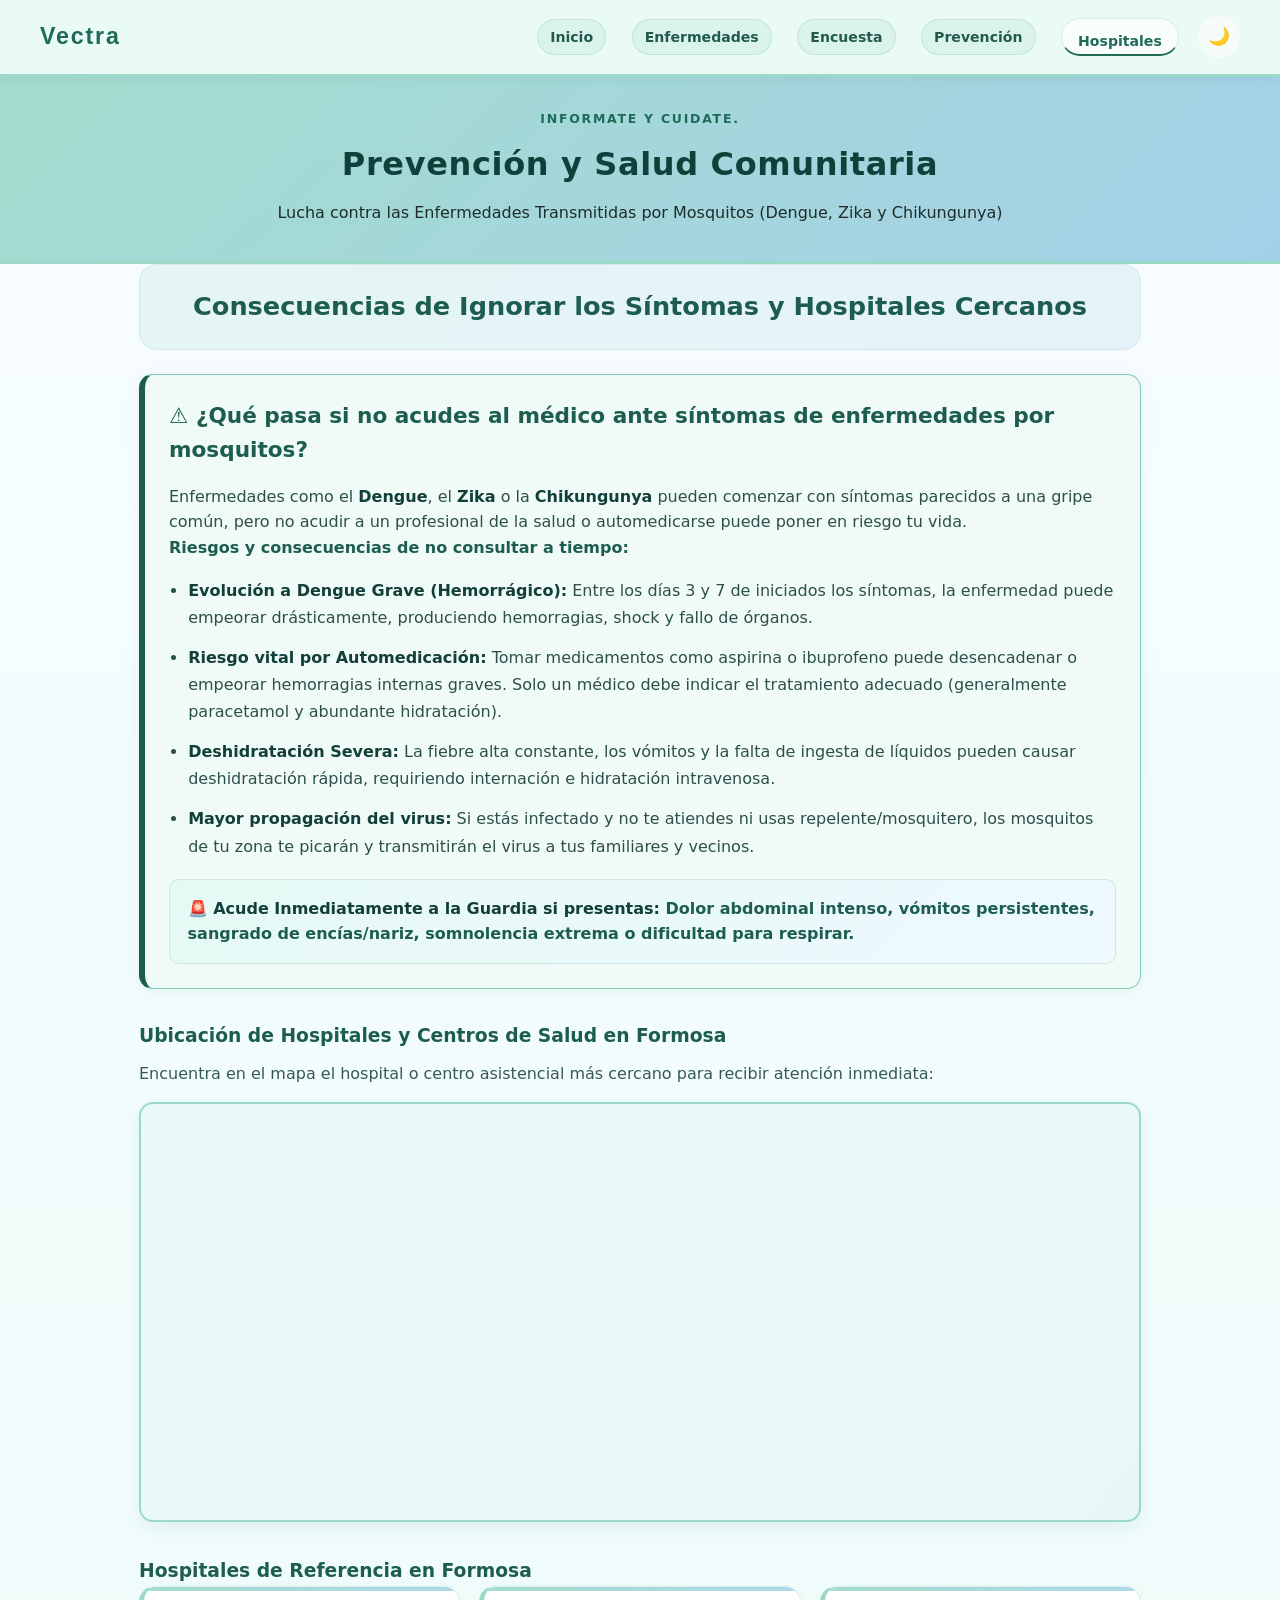
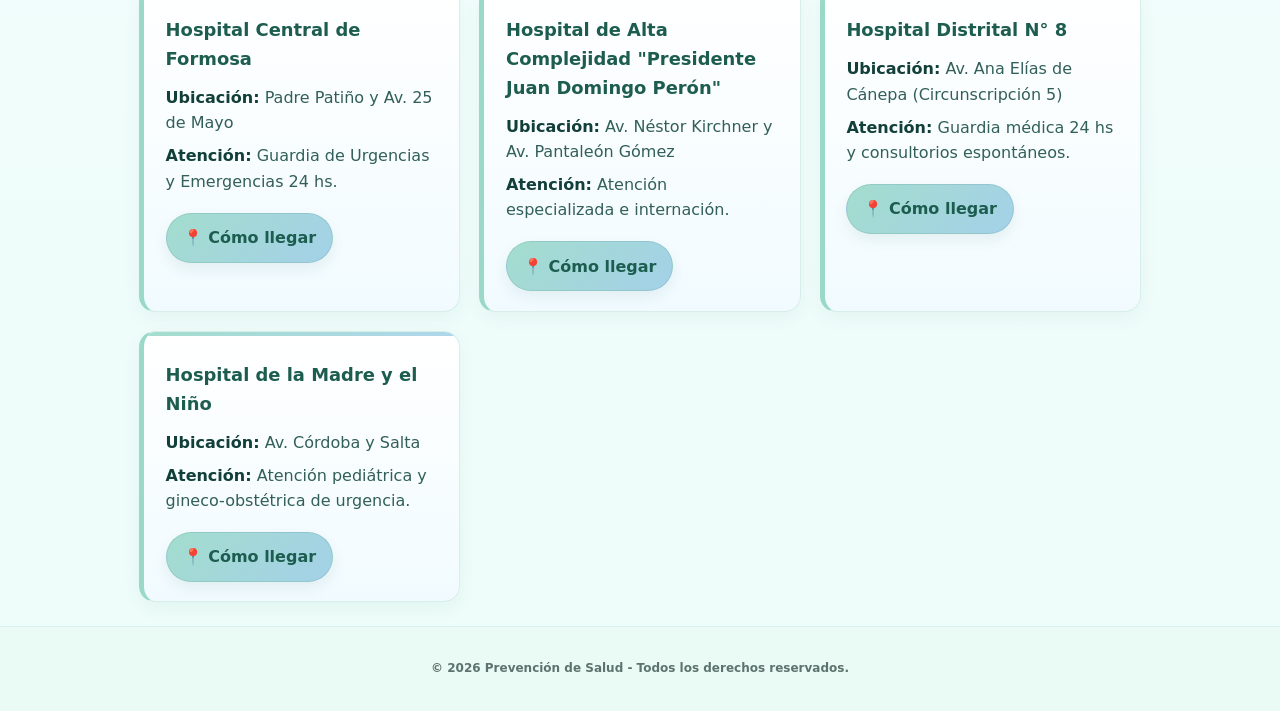
<file: centrosalud.html>
<!doctype html>
<html lang="es">
  <head>
    <meta charset="UTF-8" />
    <meta name="viewport" content="width=device-width, initial-scale=1.0" />
    <meta
      name="description"
      content="Información sobre la prevención del Dengue, Zika y Chikungunya, consecuencias de no tratarse a tiempo y red de hospitales en Formosa."
    />
    <title>Prevención de Mosquitos y Centros de Salud | Formosa</title>

    <link rel="stylesheet" href="assets/css/hostipales.css" />
    <link rel="stylesheet" href="assets/css/interfaz.css" />
  </head>
  <body>
    <!-- Navegación Principal -->
    <nav class="navbar" aria-label="Navegación principal">
      <div class="container nav-flex">
        <a href="inicio.html" class="logo">Vectra</a>
        <div class="nav-links">
          <a href="inicio.html" class="link-companero">Inicio</a>
          <a href="enfermedades.html" class="link-companero">Enfermedades</a>
          <a href="encuesta.html" class="link-companero">Encuesta</a>
          <a href="prevencion.html" class="link-companero">Prevención</a>
          <a href="centrosalud.html" class="active" aria-current="page"
            >Hospitales</a
          >
          <button
            id="modoOscuro"
            class="dark-mode-btn"
            type="button"
            aria-label="Activar modo oscuro"
          >
            🌙
          </button>
        </div>
      </div>
    </nav>

    <!-- Encabezado Principal -->
    <header class="header-principal">
      <div class="container">
        <div class="header-brand">Informate y cuidate.</div>
        <h1>Prevención y Salud Comunitaria</h1>
        <p class="subtitulo">
          Lucha contra las Enfermedades Transmitidas por Mosquitos (Dengue, Zika
          y Chikungunya)
        </p>
      </div>
    </header>

    <!-- Contenido Principal -->
    <main class="container">
      <header class="seccion-header">
        <h2>Consecuencias de Ignorar los Síntomas y Hospitales Cercanos</h2>
      </header>

      <!-- Sección de concientización y riesgos -->
      <section class="alerta-consecuencias" aria-labelledby="titulo-alerta">
        <h3 id="titulo-alerta">
          ⚠️ ¿Qué pasa si no acudes al médico ante síntomas de enfermedades por
          mosquitos?
        </h3>
        <p>
          Enfermedades como el <strong>Dengue</strong>, el
          <strong>Zika</strong> o la <strong>Chikungunya</strong> pueden
          comenzar con síntomas parecidos a una gripe común, pero no acudir a un
          profesional de la salud o automedicarse puede poner en riesgo tu vida.
        </p>

        <h4>Riesgos y consecuencias de no consultar a tiempo:</h4>
        <ul>
          <li>
            <strong>Evolución a Dengue Grave (Hemorrágico):</strong> Entre los
            días 3 y 7 de iniciados los síntomas, la enfermedad puede empeorar
            drásticamente, produciendo hemorragias, shock y fallo de órganos.
          </li>
          <li>
            <strong>Riesgo vital por Automedicación:</strong> Tomar medicamentos
            como aspirina o ibuprofeno puede desencadenar o empeorar hemorragias
            internas graves. Solo un médico debe indicar el tratamiento adecuado
            (generalmente paracetamol y abundante hidratación).
          </li>
          <li>
            <strong>Deshidratación Severa:</strong> La fiebre alta constante,
            los vómitos y la falta de ingesta de líquidos pueden causar
            deshidratación rápida, requiriendo internación e hidratación
            intravenosa.
          </li>
          <li>
            <strong>Mayor propagación del virus:</strong> Si estás infectado y
            no te atiendes ni usas repelente/mosquitero, los mosquitos de tu
            zona te picarán y transmitirán el virus a tus familiares y vecinos.
          </li>
        </ul>

        <div class="sintomas-alerta" role="alert">
          <p>
            <strong>🚨 Acude Inmediatamente a la Guardia si presentas:</strong>
            Dolor abdominal intenso, vómitos persistentes, sangrado de
            encías/nariz, somnolencia extrema o dificultad para respirar.
          </p>
        </div>
      </section>

      <!-- Sección con Google Maps -->
      <section class="seccion-mapa" aria-labelledby="titulo-mapa">
        <h3 id="titulo-mapa">
          Ubicación de Hospitales y Centros de Salud en Formosa
        </h3>
        <p>
          Encuentra en el mapa el hospital o centro asistencial más cercano para
          recibir atención inmediata:
        </p>

        <div class="contenedor-mapa">
          <iframe
            src="https://www.google.com/maps/embed?pb=!1m16!1m12!1m3!1d57008.31298453982!2d-58.20456184918712!3d-26.179375178550186!2m3!1f0!2f0!3f0!3m2!1i1024!2i768!4f13.1!2m1!1shospitales%20y%20centros%20de%20salud%20formosa!5e0!3m2!1ses!2sar!4v1710000000000!5m2!1es!2sar"
            title="Mapa interactivo con la ubicación de hospitales y centros de salud en Formosa"
            width="100%"
            height="450"
            style="border: 0"
            allowfullscreen=""
            loading="lazy"
            referrerpolicy="no-referrer-when-downgrade"
          >
          </iframe>
        </div>
      </section>

      <!-- Lista de Hospitales Principales (Uso de tarjetas <article>) -->
      <section class="listado-centros" aria-labelledby="titulo-hospitales">
        <h3 id="titulo-hospitales">Hospitales de Referencia en Formosa</h3>

        <div class="grid-centros">
          <article class="card-centro">
            <h4>Hospital Central de Formosa</h4>
            <p><strong>Ubicación:</strong> Padre Patiño y Av. 25 de Mayo</p>
            <p>
              <strong>Atención:</strong> Guardia de Urgencias y Emergencias 24
              hs.
            </p>
            <a
              href="https://maps.google.com/?q=Hospital+Central+de+Formosa"
              target="_blank"
              rel="noopener noreferrer"
              class="btn-como-llegar"
            >
              📍 Cómo llegar
            </a>
          </article>

          <article class="card-centro">
            <h4>
              Hospital de Alta Complejidad "Presidente Juan Domingo Perón"
            </h4>
            <p>
              <strong>Ubicación:</strong> Av. Néstor Kirchner y Av. Pantaleón
              Gómez
            </p>
            <p>
              <strong>Atención:</strong> Atención especializada e internación.
            </p>
            <a
              href="https://maps.google.com/?q=Hospital+de+Alta+Complejidad+Formosa"
              target="_blank"
              rel="noopener noreferrer"
              class="btn-como-llegar"
            >
              📍 Cómo llegar
            </a>
          </article>

          <article class="card-centro">
            <h4>Hospital Distrital N° 8</h4>
            <p>
              <strong>Ubicación:</strong> Av. Ana Elías de Cánepa
              (Circunscripción 5)
            </p>
            <p>
              <strong>Atención:</strong> Guardia médica 24 hs y consultorios
              espontáneos.
            </p>
            <a
              href="https://maps.google.com/?q=Hospital+Distrital+N8+Formosa"
              target="_blank"
              rel="noopener noreferrer"
              class="btn-como-llegar"
            >
              📍 Cómo llegar
            </a>
          </article>

          <article class="card-centro">
            <h4>Hospital de la Madre y el Niño</h4>
            <p><strong>Ubicación:</strong> Av. Córdoba y Salta</p>
            <p>
              <strong>Atención:</strong> Atención pediátrica y gineco-obstétrica
              de urgencia.
            </p>
            <a
              href="https://maps.google.com/?q=Hospital+de+la+Madre+y+el+Nino+Formosa"
              target="_blank"
              rel="noopener noreferrer"
              class="btn-como-llegar"
            >
              📍 Cómo llegar
            </a>
          </article>
        </div>
      </section>
    </main>

    <!-- Footer -->
    <footer class="footer">
      <div class="container">
        <p>&copy; 2026 Prevención de Salud - Todos los derechos reservados.</p>
      </div>
    </footer>
    <script src="js/modo-oscuro.js"></script>
  </body>
</html>
</file>
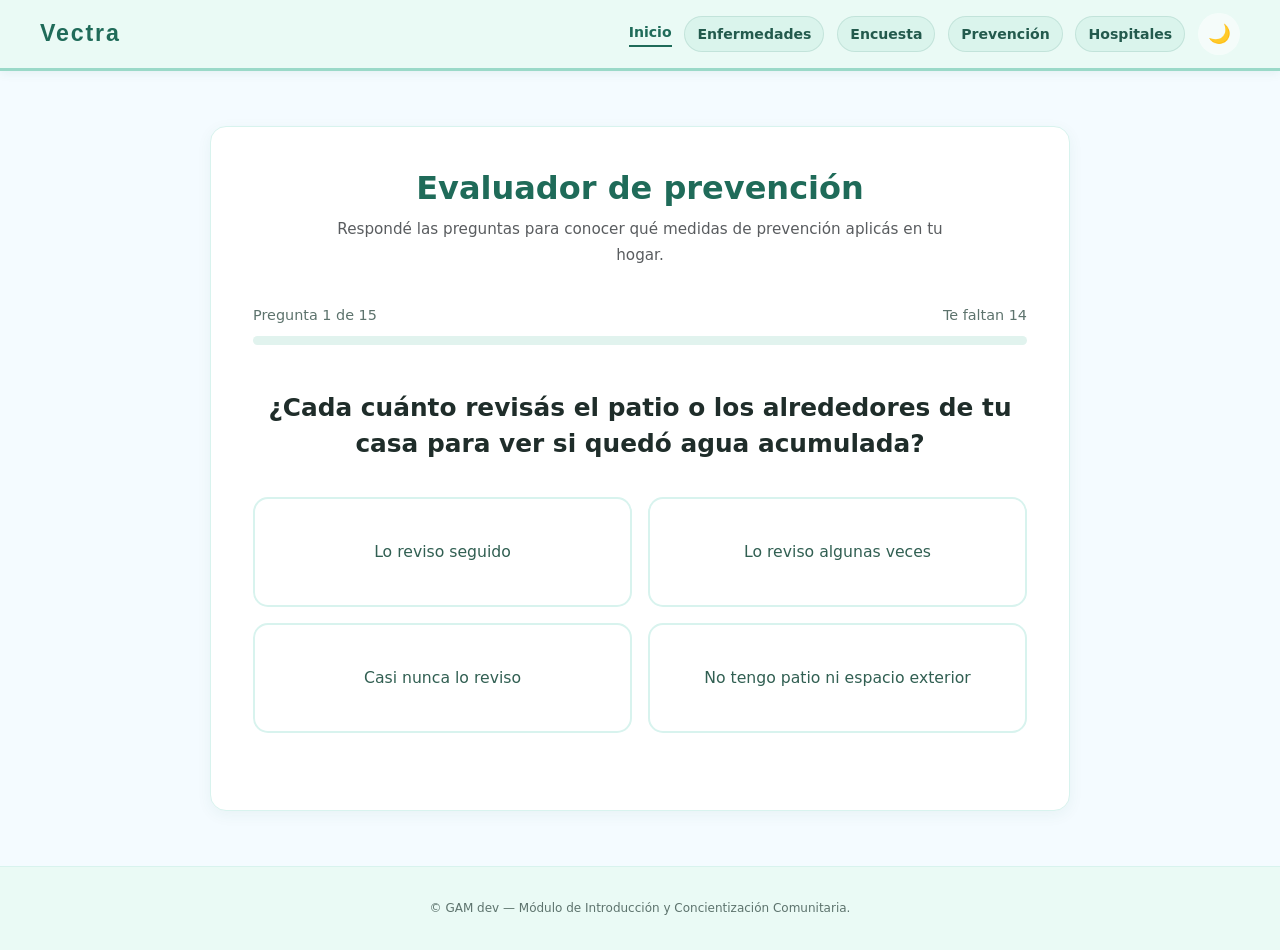
<file: encuesta.html>
<!doctype html>
<html lang="es">
  <head>
    <meta charset="UTF-8" />
    <meta name="viewport" content="width=device-width, initial-scale=1.0" />

    <title>Evaluador de Prevención</title>

    <!-- Bootstrap -->
    <link
      href="https://cdn.jsdelivr.net/npm/bootstrap@5.3.3/dist/css/bootstrap.min.css"
      rel="stylesheet"
    />

    <!-- Estilos propios -->
    <link rel="stylesheet" href="assets/encuesta.css" />
  </head>

  <body>
    <!-- NAVBAR -->
    <nav class="navbar">
      <div class="container nav-flex">
        <div class="logo">Vectra</div>

        <div class="nav-links">
          <a href="inicio.html" class="active">Inicio</a>

          <a href="enfermedades.html" class="link-companero"> Enfermedades </a>
          <a href="encuesta.html" class="link-companero"> Encuesta </a>
          <a href="prevencion.html" class="link-companero"> Prevención </a>
          <a href="centrosalud.html" class="link-companero"> Hospitales </a>

          <button
            id="modoOscuro"
            class="dark-mode-btn"
            type="button"
            aria-label="Activar modo oscuro"
          >
            🌙
          </button>
        </div>
      </div>
    </nav>

    <!-- ENCUESTA -->
    <main class="encuesta-container">
      <div class="encuesta-card">
        <div class="titulo">
          <h1>Evaluador de prevención</h1>

          <p class="text-muted">
            Respondé las preguntas para conocer qué medidas de prevención
            aplicás en tu hogar.
          </p>
        </div>

        <!-- Información del progreso -->
        <div class="progreso-info">
          <span id="numeroPregunta">Pregunta 1 de 15</span>
          <span id="preguntasRestantes">Te faltan 14</span>
        </div>

        <!-- Barra de progreso -->
        <div class="progress">
          <div
            id="barraProgreso"
            class="progress-bar"
            role="progressbar"
            style="width: 0%"
          ></div>
        </div>

        <!-- Pregunta -->
        <div class="pregunta">
          <h2 id="textoPregunta"></h2>
        </div>

        <!-- Opciones -->
        <div id="opciones" class="opciones"></div>

        <!-- Botones -->
        <div class="botones">
          <button
            type="button"
            id="btnAnterior"
            class="btn btn-outline-secondary"
            hidden
          >
            ← Anterior
          </button>
        </div>
      </div>
    </main>

    <footer class="footer">
      <p>© GAM dev — Módulo de Introducción y Concientización Comunitaria.</p>
    </footer>

    <script src="js/encuesta.js"></script>
    <script src="js/modo-oscuro.js"></script>
  </body>
</html>
</file>
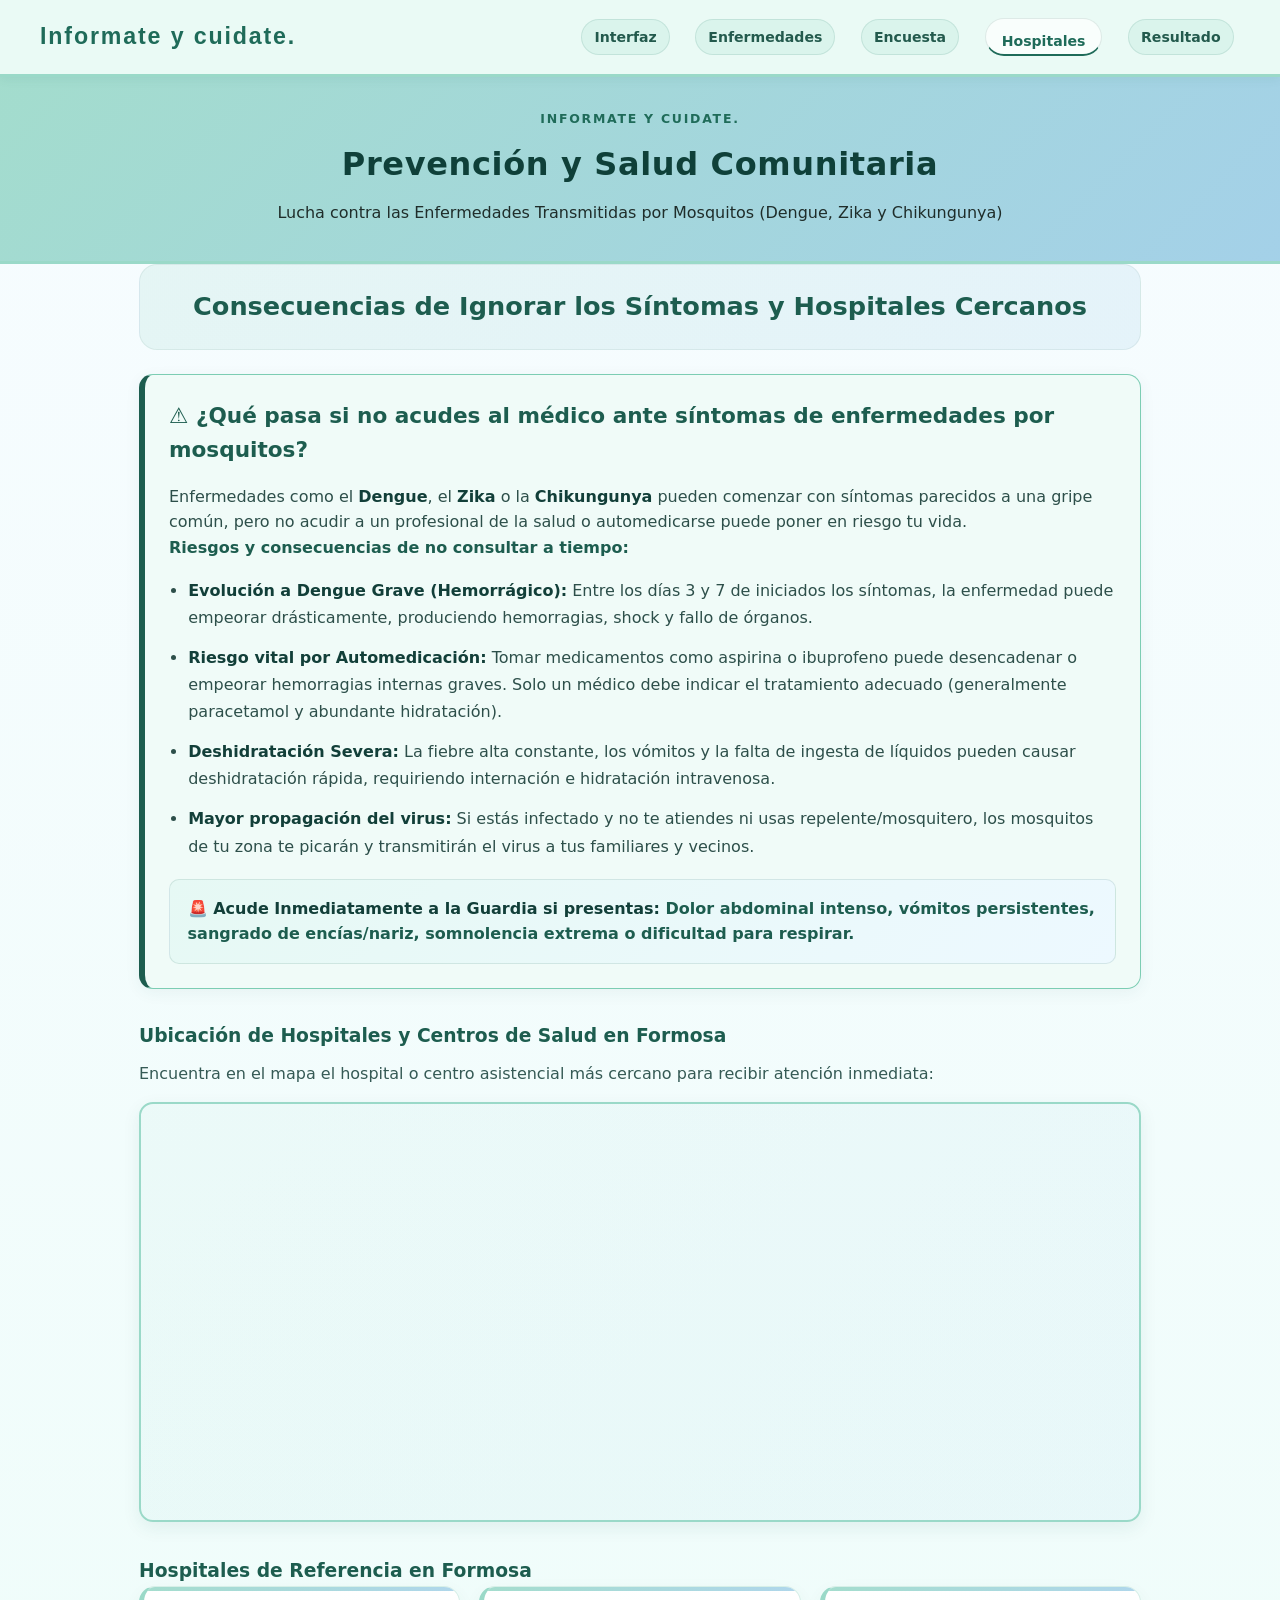
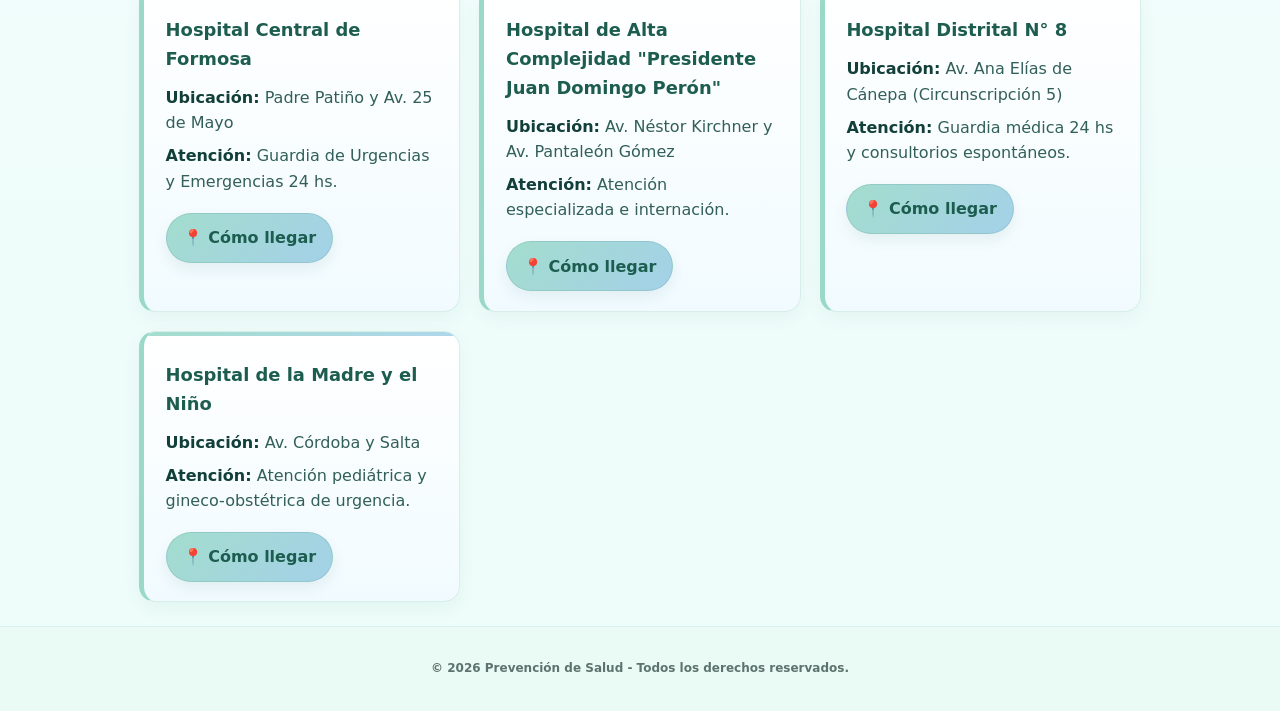
<file: hospitales.html>
<!doctype html>
<html lang="es">
  <head>
    <meta charset="UTF-8" />
    <meta name="viewport" content="width=device-width, initial-scale=1.0" />
    <meta
      name="description"
      content="Información sobre la prevención del Dengue, Zika y Chikungunya, consecuencias de no tratarse a tiempo y red de hospitales en Formosa."
    />
    <title>Prevención de Mosquitos y Centros de Salud | Formosa</title>

    <!-- Corregida la ruta de carpetas (assets) -->
    <link rel="stylesheet" href="assents/hostipales.css" />
    <link rel="stylesheet" href="assents/interfaz.css" />
  </head>
  <body>
    <!-- Navegación Principal -->
    <nav class="navbar" aria-label="Navegación principal">
      <div class="container nav-flex">
        <a href="interfaz.html" class="logo">Informate y cuidate.</a>
        <div class="nav-links">
          <a href="interfaz.html" class="link-companero">Interfaz</a>
          <a href="enfermedades.html" class="link-companero">Enfermedades</a>
          <a href="encuesta.html" class="link-companero">Encuesta</a>
          <a href="hospitales.html" class="active" aria-current="page"
            >Hospitales</a
          >
          <a href="resultado.html" class="link-companero">Resultado</a>
        </div>
      </div>
    </nav>

    <!-- Encabezado Principal -->
    <header class="header-principal">
      <div class="container">
        <div class="header-brand">Informate y cuidate.</div>
        <h1>Prevención y Salud Comunitaria</h1>
        <p class="subtitulo">
          Lucha contra las Enfermedades Transmitidas por Mosquitos (Dengue, Zika
          y Chikungunya)
        </p>
      </div>
    </header>

    <!-- Contenido Principal -->
    <main class="container">
      <header class="seccion-header">
        <h2>Consecuencias de Ignorar los Síntomas y Hospitales Cercanos</h2>
      </header>

      <!-- Sección de concientización y riesgos -->
      <section class="alerta-consecuencias" aria-labelledby="titulo-alerta">
        <h3 id="titulo-alerta">
          ⚠️ ¿Qué pasa si no acudes al médico ante síntomas de enfermedades por
          mosquitos?
        </h3>
        <p>
          Enfermedades como el <strong>Dengue</strong>, el
          <strong>Zika</strong> o la <strong>Chikungunya</strong> pueden
          comenzar con síntomas parecidos a una gripe común, pero no acudir a un
          profesional de la salud o automedicarse puede poner en riesgo tu vida.
        </p>

        <h4>Riesgos y consecuencias de no consultar a tiempo:</h4>
        <ul>
          <li>
            <strong>Evolución a Dengue Grave (Hemorrágico):</strong> Entre los
            días 3 y 7 de iniciados los síntomas, la enfermedad puede empeorar
            drásticamente, produciendo hemorragias, shock y fallo de órganos.
          </li>
          <li>
            <strong>Riesgo vital por Automedicación:</strong> Tomar medicamentos
            como aspirina o ibuprofeno puede desencadenar o empeorar hemorragias
            internas graves. Solo un médico debe indicar el tratamiento adecuado
            (generalmente paracetamol y abundante hidratación).
          </li>
          <li>
            <strong>Deshidratación Severa:</strong> La fiebre alta constante,
            los vómitos y la falta de ingesta de líquidos pueden causar
            deshidratación rápida, requiriendo internación e hidratación
            intravenosa.
          </li>
          <li>
            <strong>Mayor propagación del virus:</strong> Si estás infectado y
            no te atiendes ni usas repelente/mosquitero, los mosquitos de tu
            zona te picarán y transmitirán el virus a tus familiares y vecinos.
          </li>
        </ul>

        <div class="sintomas-alerta" role="alert">
          <p>
            <strong>🚨 Acude Inmediatamente a la Guardia si presentas:</strong>
            Dolor abdominal intenso, vómitos persistentes, sangrado de
            encías/nariz, somnolencia extrema o dificultad para respirar.
          </p>
        </div>
      </section>

      <!-- Sección con Google Maps -->
      <section class="seccion-mapa" aria-labelledby="titulo-mapa">
        <h3 id="titulo-mapa">
          Ubicación de Hospitales y Centros de Salud en Formosa
        </h3>
        <p>
          Encuentra en el mapa el hospital o centro asistencial más cercano para
          recibir atención inmediata:
        </p>

        <div class="contenedor-mapa">
          <iframe
            src="https://www.google.com/maps/embed?pb=!1m16!1m12!1m3!1d57008.31298453982!2d-58.20456184918712!3d-26.179375178550186!2m3!1f0!2f0!3f0!3m2!1i1024!2i768!4f13.1!2m1!1shospitales%20y%20centros%20de%20salud%20formosa!5e0!3m2!1ses!2sar!4v1710000000000!5m2!1es!2sar"
            title="Mapa interactivo con la ubicación de hospitales y centros de salud en Formosa"
            width="100%"
            height="450"
            style="border: 0"
            allowfullscreen=""
            loading="lazy"
            referrerpolicy="no-referrer-when-downgrade"
          >
          </iframe>
        </div>
      </section>

      <!-- Lista de Hospitales Principales (Uso de tarjetas <article>) -->
      <section class="listado-centros" aria-labelledby="titulo-hospitales">
        <h3 id="titulo-hospitales">Hospitales de Referencia en Formosa</h3>

        <div class="grid-centros">
          <article class="card-centro">
            <h4>Hospital Central de Formosa</h4>
            <p><strong>Ubicación:</strong> Padre Patiño y Av. 25 de Mayo</p>
            <p>
              <strong>Atención:</strong> Guardia de Urgencias y Emergencias 24
              hs.
            </p>
            <a
              href="https://maps.google.com/?q=Hospital+Central+de+Formosa"
              target="_blank"
              rel="noopener noreferrer"
              class="btn-como-llegar"
            >
              📍 Cómo llegar
            </a>
          </article>

          <article class="card-centro">
            <h4>
              Hospital de Alta Complejidad "Presidente Juan Domingo Perón"
            </h4>
            <p>
              <strong>Ubicación:</strong> Av. Néstor Kirchner y Av. Pantaleón
              Gómez
            </p>
            <p>
              <strong>Atención:</strong> Atención especializada e internación.
            </p>
            <a
              href="https://maps.google.com/?q=Hospital+de+Alta+Complejidad+Formosa"
              target="_blank"
              rel="noopener noreferrer"
              class="btn-como-llegar"
            >
              📍 Cómo llegar
            </a>
          </article>

          <article class="card-centro">
            <h4>Hospital Distrital N° 8</h4>
            <p>
              <strong>Ubicación:</strong> Av. Ana Elías de Cánepa
              (Circunscripción 5)
            </p>
            <p>
              <strong>Atención:</strong> Guardia médica 24 hs y consultorios
              espontáneos.
            </p>
            <a
              href="https://maps.google.com/?q=Hospital+Distrital+N8+Formosa"
              target="_blank"
              rel="noopener noreferrer"
              class="btn-como-llegar"
            >
              📍 Cómo llegar
            </a>
          </article>

          <article class="card-centro">
            <h4>Hospital de la Madre y el Niño</h4>
            <p><strong>Ubicación:</strong> Av. Córdoba y Salta</p>
            <p>
              <strong>Atención:</strong> Atención pediátrica y gineco-obstétrica
              de urgencia.
            </p>
            <a
              href="https://maps.google.com/?q=Hospital+de+la+Madre+y+el+Nino+Formosa"
              target="_blank"
              rel="noopener noreferrer"
              class="btn-como-llegar"
            >
              📍 Cómo llegar
            </a>
          </article>
        </div>
      </section>
    </main>

    <!-- Pie de página -->
    <footer class="footer">
      <div class="container">
        <p>&copy; 2026 Prevención de Salud - Todos los derechos reservados.</p>
      </div>
    </footer>
  </body>
</html>
</file>
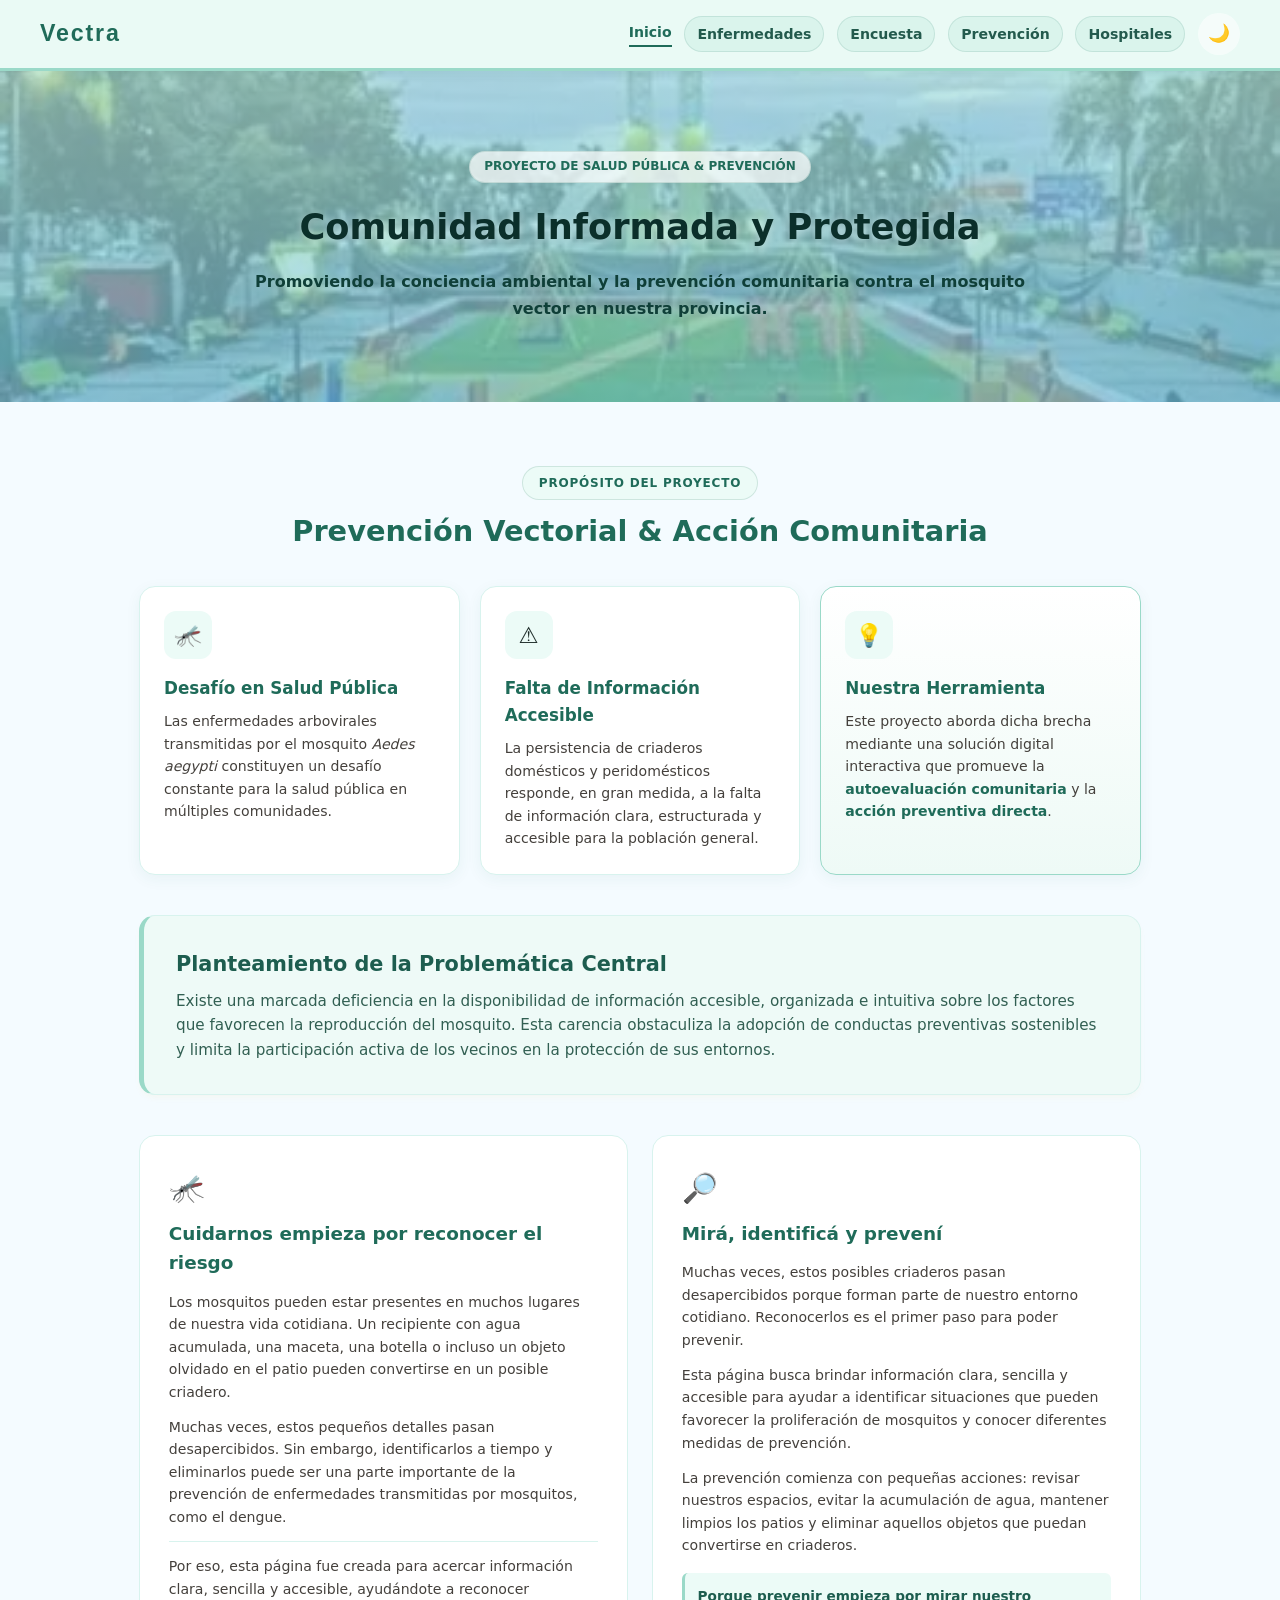
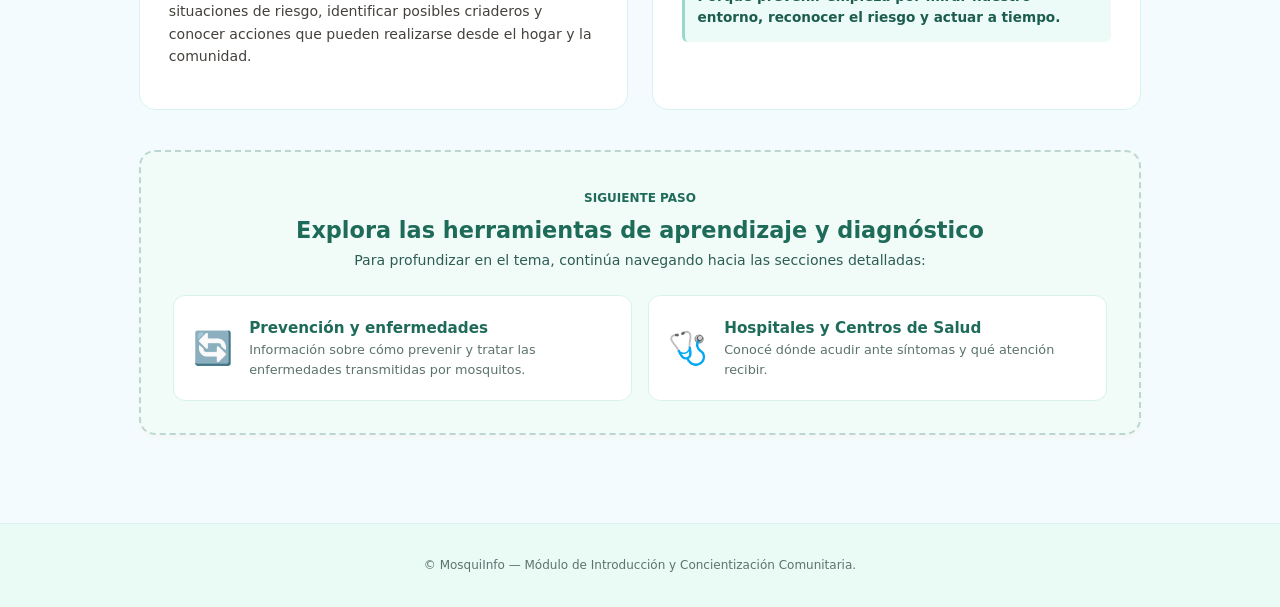
<file: inicio.html>
<!doctype html>
<html lang="es">
  <head>
    <meta charset="UTF-8" />
    <meta name="viewport" content="width=device-width, initial-scale=1.0" />
    <title>MosquiInfo — Prevención y Conciencia Comunitaria</title>

    <link rel="stylesheet" href="assets/css/interfaz.css" />
  </head>
  <body>
    <!-- NAVEGACIÓN PRINCIPAL -->
    <nav class="navbar">
      <div class="container nav-flex">
        <div class="logo">Vectra</div>
        <div class="nav-links">
          <a href="inicio.html" class="active">Inicio</a>
          <a href="enfermedades.html" class="link-companero">Enfermedades</a>
          <a href="encuesta.html" class="link-companero">Encuesta</a>
          <a href="prevencion.html" class="link-companero">Prevención</a>
          <a href="centrosalud.html" class="link-companero">Hospitales</a>
          <button
            id="modoOscuro"
            class="dark-mode-btn"
            type="button"
            aria-label="Activar modo oscuro"
          >
            🌙
          </button>
        </div>
      </div>
    </nav>

    <!-- PORTADA / HERO BANNER (Con la imagen de Formosa de fondo) -->
    <header class="hero">
      <div class="container">
        <span class="hero-badge">Proyecto de Salud Pública & Prevención</span>
        <h1>Comunidad Informada y Protegida</h1>
        <p class="hero-description">
          Promoviendo la conciencia ambiental y la prevención comunitaria contra
          el mosquito vector en nuestra provincia.
        </p>
      </div>
    </header>

    <!-- CONTENIDO PRINCIPAL DE TU MÓDULO -->
    <main class="container main-content">
      <section class="intro-moderna">
        <div class="intro-header">
          <span class="badge-salud">Propósito del Proyecto</span>
          <h2 class="intro-titulo">
            Prevención Vectorial & Acción Comunitaria
          </h2>
        </div>

        <div class="intro-grid">
          <!-- Tarjeta 1: El Desafío -->
          <div class="intro-card card-destacada">
            <div class="card-icon-wrapper">
              <span class="icon-emoji">🦟</span>
            </div>
            <div class="card-content">
              <h3>Desafío en Salud Pública</h3>
              <p>
                Las enfermedades arbovirales transmitidas por el mosquito
                <em>Aedes aegypti</em> constituyen un desafío constante para la
                salud pública en múltiples comunidades.
              </p>
            </div>
          </div>

          <!-- Tarjeta 2: La Causa -->
          <div class="intro-card">
            <div class="card-icon-wrapper icon-alerta">
              <span class="icon-emoji">⚠️</span>
            </div>
            <div class="card-content">
              <h3>Falta de Información Accesible</h3>
              <p>
                La persistencia de criaderos domésticos y peridomésticos
                responde, en gran medida, a la falta de información clara,
                estructurada y accesible para la población general.
              </p>
            </div>
          </div>

          <!-- Tarjeta 3: Nuestra Solución -->
          <div class="intro-card card-solucion">
            <div class="card-icon-wrapper icon-exito">
              <span class="icon-emoji">💡</span>
            </div>
            <div class="card-content">
              <h3>Nuestra Herramienta</h3>
              <p>
                Este proyecto aborda dicha brecha mediante una solución digital
                interactiva que promueve la
                <strong>autoevaluación comunitaria</strong> y la
                <strong>acción preventiva directa</strong>.
              </p>
            </div>
          </div>
        </div>
      </section>

      <!-- PLANTEAMIENTO DE LA PROBLEMÁTICA -->
      <section class="section-card problem-box">
        <h2>Planteamiento de la Problemática Central</h2>
        <p>
          Existe una marcada deficiencia en la disponibilidad de información
          accesible, organizada e intuitiva sobre los factores que favorecen la
          reproducción del mosquito. Esta carencia obstaculiza la adopción de
          conductas preventivas sostenibles y limita la participación activa de
          los vecinos en la protección de sus entornos.
        </p>
      </section>

      <!-- BLOQUES DE CONCIENTIZACIÓN -->
      <section class="grid-2-cols">
        <!-- Tarjeta 1 -->
        <article class="card-info">
          <div class="card-header-icon">🦟</div>
          <h3>Cuidarnos empieza por reconocer el riesgo</h3>
          <p>
            Los mosquitos pueden estar presentes en muchos lugares de nuestra
            vida cotidiana. Un recipiente con agua acumulada, una maceta, una
            botella o incluso un objeto olvidado en el patio pueden convertirse
            en un posible criadero.
          </p>
          <p>
            Muchas veces, estos pequeños detalles pasan desapercibidos. Sin
            embargo, identificarlos a tiempo y eliminarlos puede ser una parte
            importante de la prevención de enfermedades transmitidas por
            mosquitos, como el dengue.
          </p>
          <p class="text-subtle">
            Por eso, esta página fue creada para acercar información clara,
            sencilla y accesible, ayudándote a reconocer situaciones de riesgo,
            identificar posibles criaderos y conocer acciones que pueden
            realizarse desde el hogar y la comunidad.
          </p>
        </article>

        <!-- Tarjeta 2 -->
        <article class="card-info">
          <div class="card-header-icon">🔎</div>
          <h3>Mirá, identificá y prevení</h3>
          <p>
            Muchas veces, estos posibles criaderos pasan desapercibidos porque
            forman parte de nuestro entorno cotidiano. Reconocerlos es el primer
            paso para poder prevenir.
          </p>
          <p>
            Esta página busca brindar información clara, sencilla y accesible
            para ayudar a identificar situaciones que pueden favorecer la
            proliferación de mosquitos y conocer diferentes medidas de
            prevención.
          </p>
          <p>
            La prevención comienza con pequeñas acciones: revisar nuestros
            espacios, evitar la acumulación de agua, mantener limpios los patios
            y eliminar aquellos objetos que puedan convertirse en criaderos.
          </p>
          <div class="callout-highlight">
            <strong
              >Porque prevenir empieza por mirar nuestro entorno, reconocer el
              riesgo y actuar a tiempo.</strong
            >
          </div>
        </article>
      </section>

      <!-- CONEXIÓN CON EL TRABAJO CON LAS DEMÁS SECCIONES -->
      <section class="section-card cta-section">
        <span class="cta-subtitle">Siguiente paso</span>
        <h2>Explora las herramientas de aprendizaje y diagnóstico</h2>
        <p>
          Para profundizar en el tema, continúa navegando hacia las secciones
          detalladas:
        </p>

        <div class="grid-cta-buttons">
          <a href="enfermedades.html" class="card-cta">
            <div class="cta-icon">🔄</div>
            <div>
              <h4>Prevención y enfermedades</h4>
              <p>
                Información sobre cómo prevenir y tratar las enfermedades
                transmitidas por mosquitos.
              </p>
            </div>
          </a>

          <a href="centrosalud.html" class="card-cta">
            <div class="cta-icon">🩺</div>
            <div>
              <h4>Hospitales y Centros de Salud</h4>
              <p>Conocé dónde acudir ante síntomas y qué atención recibir.</p>
            </div>
          </a>
        </div>
      </section>
    </main>

    <footer class="footer">
      <p>
        © MosquiInfo — Módulo de Introducción y Concientización Comunitaria.
      </p>
    </footer>

    <script src="js/inicio.js"></script>
    <script src="js/modo-oscuro.js"></script>
  </body>
</html>
</file>
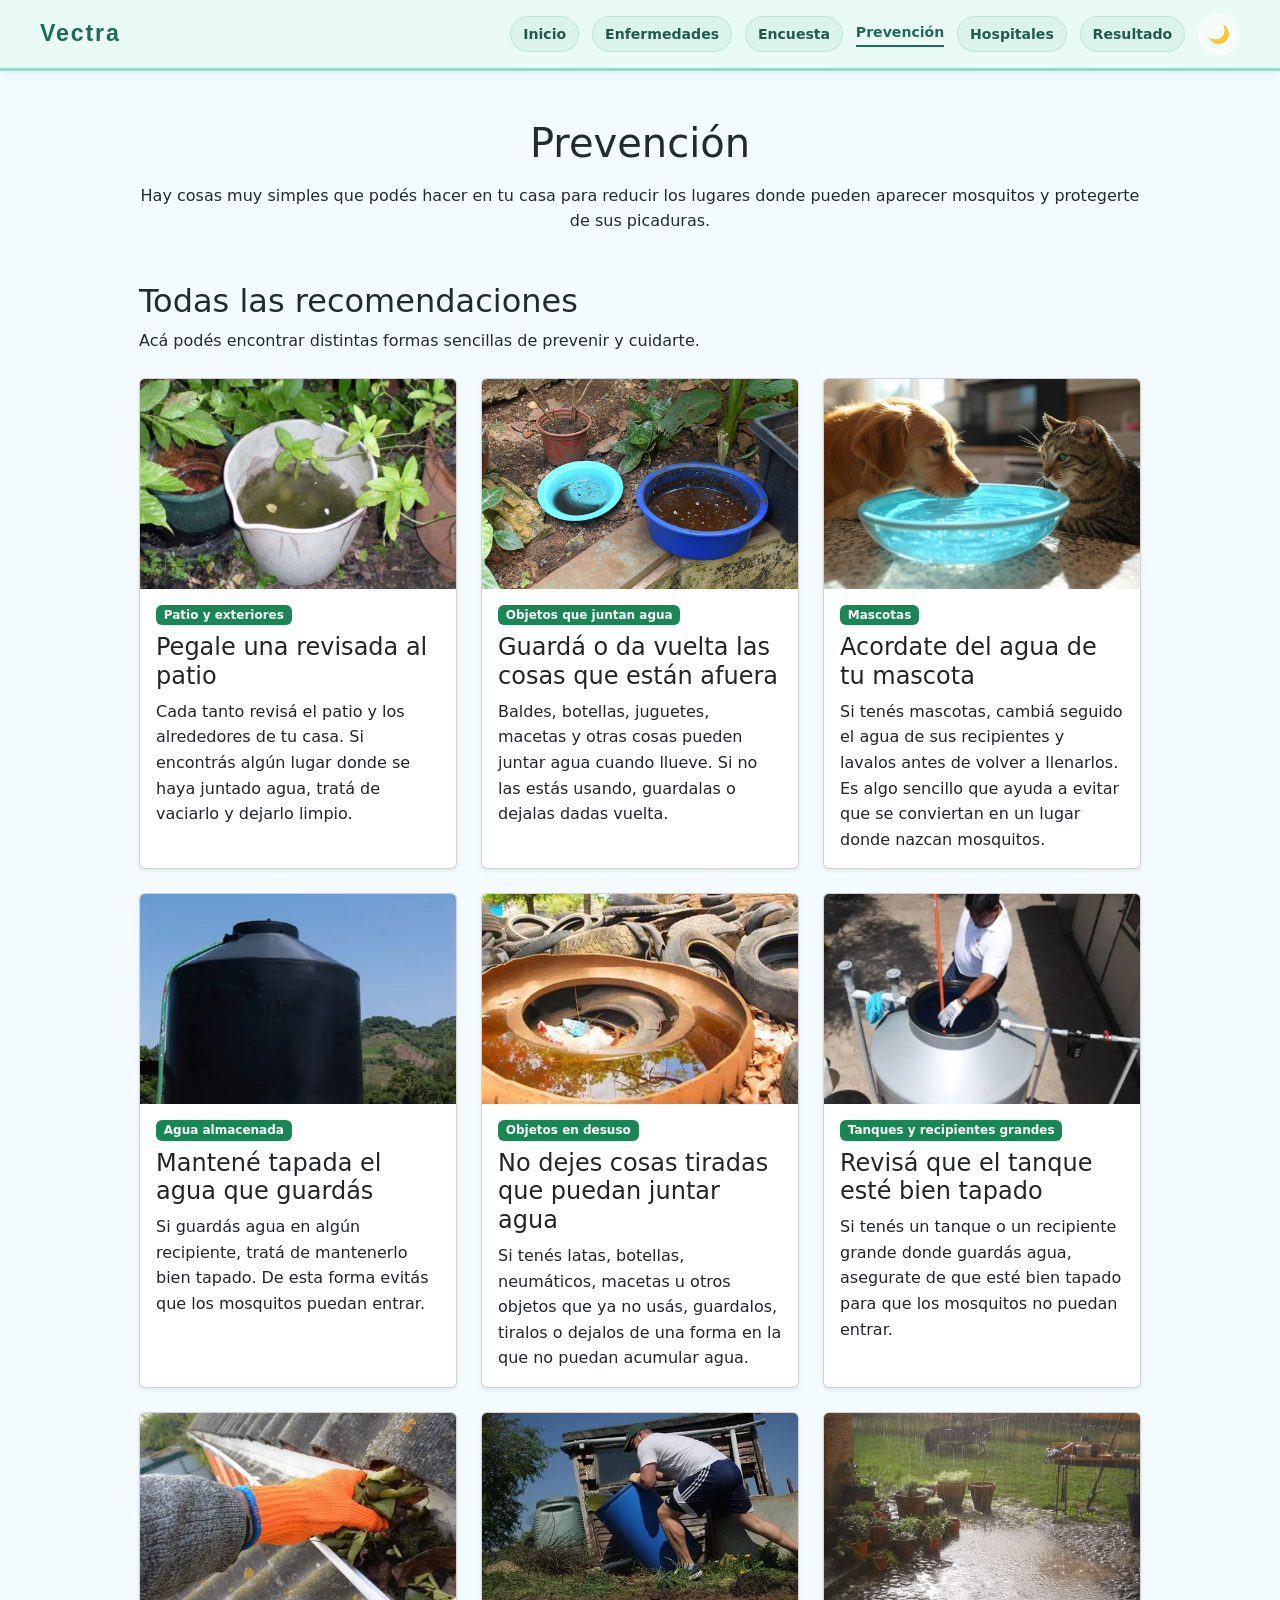
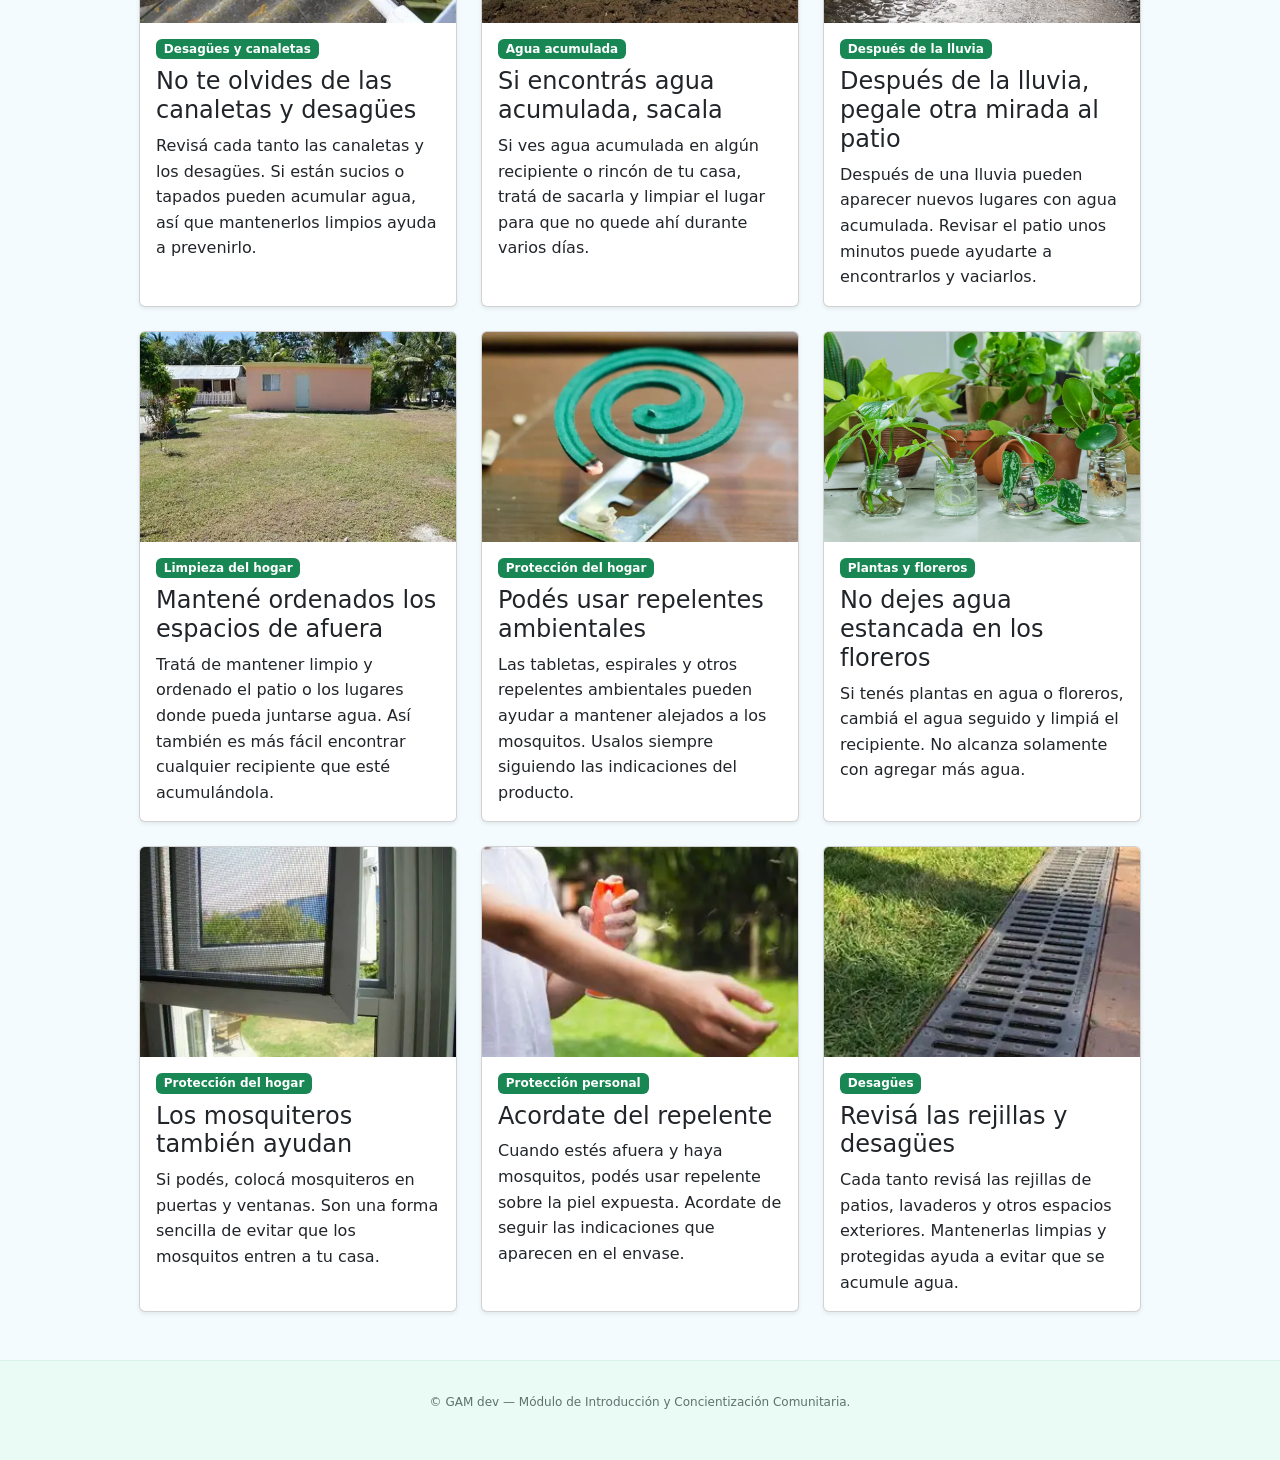
<file: prevencion.html>
<!doctype html>
<html lang="es">
  <head>
    <meta charset="UTF-8" />
    <meta name="viewport" content="width=device-width, initial-scale=1.0" />

    <title>Prevención</title>

    <link
      href="https://cdn.jsdelivr.net/npm/bootstrap@5.3.3/dist/css/bootstrap.min.css"
      rel="stylesheet"
    />

    <link rel="stylesheet" href="assets/css/interfaz.css" />
  </head>

  <body>
    <nav class="navbar">
      <div class="container nav-flex">
        <div class="logo">Vectra</div>

        <div class="nav-links">
          <a href="inicio.html" class="link-companero">Inicio</a>

          <a href="enfermedades.html" class="link-companero"> Enfermedades </a>

          <a href="encuesta.html" class="link-companero"> Encuesta </a>

          <a href="prevencion.html" class="active"> Prevención </a>

          <a href="centrosalud.html" class="link-companero"> Hospitales </a>

          <a href="resultado.html" class="link-companero"> Resultado </a>

          <button
            id="modoOscuro"
            class="dark-mode-btn"
            type="button"
            aria-label="Activar modo oscuro"
          >
            🌙
          </button>
        </div>
      </div>
    </nav>

    <main class="container py-5">
      <div class="text-center mb-5">
        <h1>Prevención</h1>

        <p class="mt-3">
          Hay cosas muy simples que podés hacer en tu casa para reducir los
          lugares donde pueden aparecer mosquitos y protegerte de sus picaduras.
        </p>
      </div>

      <section>
        <div id="titulo-recomendaciones" class="mb-4"></div>

        <!--
          Bootstrap se encarga de acomodar las cards:

          Celular: 1 por fila
          Tablet: 2 por fila
          PC: 3 por fila
        -->
        <div id="todas-recomendaciones" class="row g-4"></div>
      </section>
    </main>

    <footer class="footer">
      <p>© GAM dev — Módulo de Introducción y Concientización Comunitaria.</p>
    </footer>

    <script src="js/recomendaciones.js"></script>
    <script src="js/prevencion.js"></script>
    <script src="js/modo-oscuro.js"></script>
  </body>
</html>
</file>
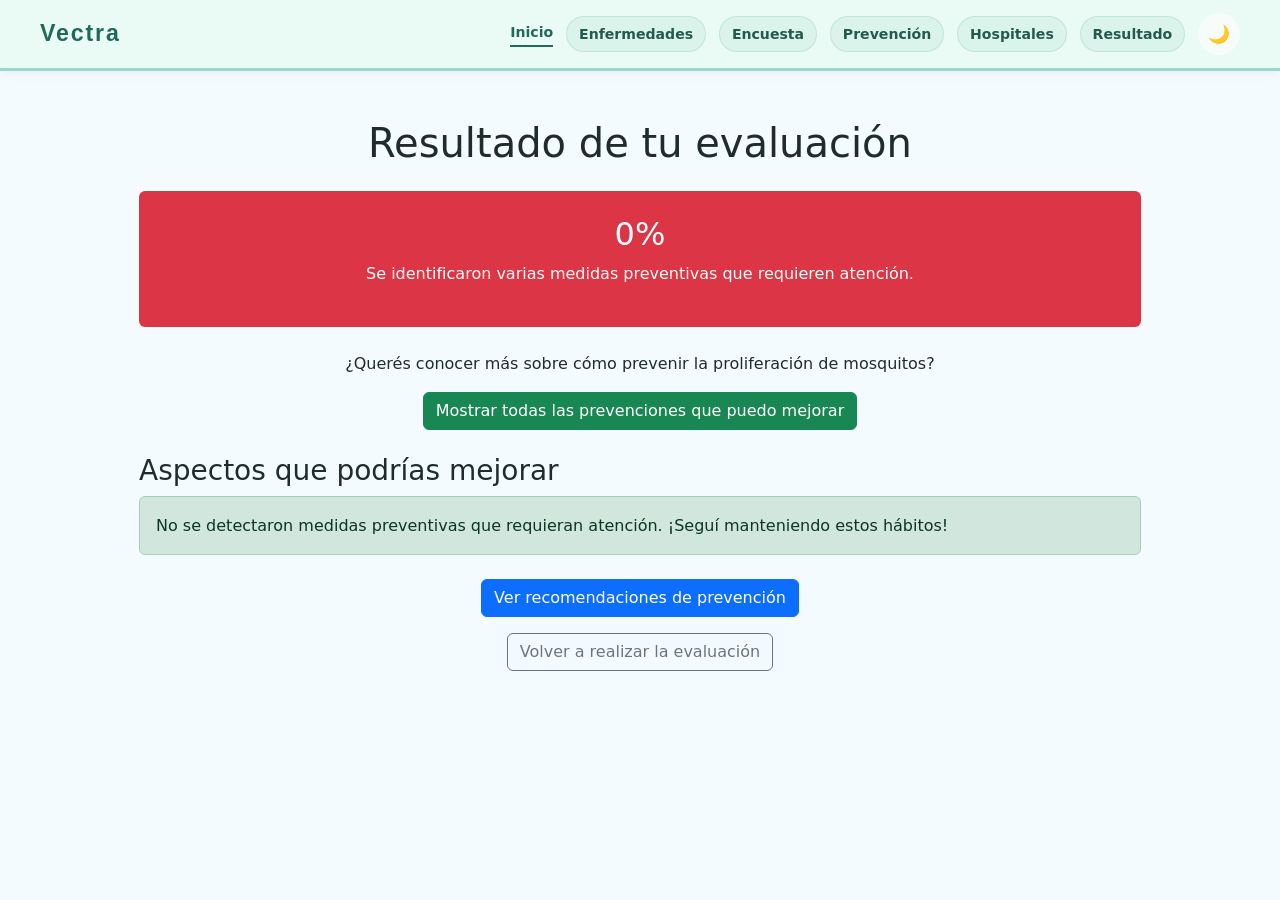
<file: resultado.html>
<!doctype html>
<html lang="es">
  <head>
    <meta charset="UTF-8" />
    <meta name="viewport" content="width=device-width, initial-scale=1.0" />

    <title>Resultado de prevención</title>

    <link
      href="https://cdn.jsdelivr.net/npm/bootstrap@5.3.3/dist/css/bootstrap.min.css"
      rel="stylesheet"
    />
    <link rel="stylesheet" href="assets/css/interfaz.css" />
  </head>

  <body>
    <nav class="navbar">
      <div class="container nav-flex">
        <div class="logo">Vectra</div>

        <div class="nav-links">
          <a href="inicio.html" class="active">Inicio</a>
          <a href="enfermedades.html" class="link-companero">Enfermedades</a>
          <a href="encuesta.html" class="link-companero">Encuesta</a>
          <a href="prevencion.html" class="link-companero">Prevención</a>
          <a href="centrosalud.html" class="link-companero">Hospitales</a>
          <a href="resultado.html" class="link-companero">Resultado</a>
          <button
            id="modoOscuro"
            class="dark-mode-btn"
            type="button"
            aria-label="Activar modo oscuro"
          >
            🌙
          </button>
        </div>
      </div>
    </nav>

    <main class="container py-5">
      <div class="text-center">
        <h1 class="mb-4">Resultado de tu evaluación</h1>

        <div id="resultado" class="p-4 rounded mb-4">
          <h2 id="porcentaje"></h2>
          <p id="mensaje"></p>
        </div>
      </div>

      <div class="text-center mb-4">
        <p>
          ¿Querés conocer más sobre cómo prevenir la proliferación de mosquitos?
        </p>

        <a
          id="btnRecomendaciones"
          href="prevencion.html"
          class="btn btn-success"
          aria-label="Mostrar todas las prevenciones que puedo mejorar"
        >
          Mostrar todas las prevenciones que puedo mejorar
        </a>
      </div>

      <section>
        <h3>Aspectos que podrías mejorar</h3>

        <div id="recomendaciones"></div>
      </section>

      <div class="text-center mt-4">
        <a href="prevencion.html" class="btn btn-primary">
          Ver recomendaciones de prevención
        </a>
      </div>

      <div class="text-center mt-3">
        <a href="encuesta.html" class="btn btn-outline-secondary">
          Volver a realizar la evaluación
        </a>
      </div>
    </main>

    <script src="js/recomendaciones.js"></script>
    <script>
      const porcentaje = Number(localStorage.getItem("porcentajePrevencion"));

      const recomendaciones =
        JSON.parse(localStorage.getItem("recomendaciones")) || [];

      const porcentajeElemento = document.getElementById("porcentaje");

      const mensajeElemento = document.getElementById("mensaje");

      const resultadoElemento = document.getElementById("resultado");

      const recomendacionesElemento =
        document.getElementById("recomendaciones");

      const btnRecomendaciones = document.getElementById("btnRecomendaciones");

      if (recomendaciones.length > 0) {
        btnRecomendaciones.href = `prevencion.html?preguntas=${encodeURIComponent(
          recomendaciones.join(","),
        )}`;
      }

      porcentajeElemento.textContent = porcentaje + "%";

      if (porcentaje >= 80) {
        resultadoElemento.classList.add("bg-success", "text-white");

        mensajeElemento.textContent =
          "¡Vas por buen camino! Seguí manteniendo tus hábitos preventivos.";
      } else if (porcentaje >= 60) {
        resultadoElemento.classList.add("bg-warning");

        mensajeElemento.textContent =
          "Tu nivel de prevención es moderado. Hay algunas medidas que podrías mejorar.";
      } else {
        resultadoElemento.classList.add("bg-danger", "text-white");

        mensajeElemento.textContent =
          "Se identificaron varias medidas preventivas que requieren atención.";
      }

      const recomendacionesPorPregunta = recomendacionesPrevencion;

      if (recomendaciones.length === 0) {
        recomendacionesElemento.innerHTML = `
                <div class="alert alert-success">
                    No se detectaron medidas preventivas que requieran atención.
                    ¡Seguí manteniendo estos hábitos!
                </div>
            `;
      } else {
        recomendaciones.forEach(function (nombrePregunta) {
          const recomendacion = recomendacionesPorPregunta[nombrePregunta];

          if (!recomendacion) {
            return;
          }

          const tarjeta = document.createElement("div");

          tarjeta.classList.add("alert", "alert-danger", "mb-3");

          const titulo = document.createElement("h5");
          titulo.textContent = recomendacion.titulo;

          const texto = document.createElement("p");
          texto.textContent = recomendacion.descripcion;

          const link = document.createElement("a");
          link.href = `prevencion.html?preguntas=${encodeURIComponent(
            nombrePregunta,
          )}`;
          link.textContent = "Conocé cómo prevenir esta situación →";

          tarjeta.appendChild(titulo);
          tarjeta.appendChild(texto);
          tarjeta.appendChild(link);

          recomendacionesElemento.appendChild(tarjeta);
        });
      }
    </script>
    <script src="js/modo-oscuro.js"></script>
  </body>
</html>
</file>
<file: assets/css/hostipales.css>
/* ==========================================

   PALETA PASTEL: VERDE Y CELESTE

   ========================================== */

:root {

  --verde-primario: #9ad9c8;

  --verde-oscuro: #1d5d4f;

  --celeste-claro: #edfafd;

  --celeste-suave: #dff5fb;

  --fondo-general: #f5fbff;

  --blanco: #ffffff;

  --texto-principal: #1d2d2a;

  --borde: #d7efe8;

  --alerta-fondo: #f0fbf8;

  --alerta-borde: #7ccdb3;

  --alerta-texto: #1a4d43;

}



* {

  box-sizing: border-box;

}



body {

  margin: 0;

  font-family: 'Segoe UI', Tahoma, Geneva, Verdana, sans-serif;

  background: linear-gradient(180deg, #f7fcff 0%, #edfdf9 100%);

  color: var(--texto-principal);

  line-height: 1.6;

}



header {

  background: linear-gradient(135deg, rgba(154, 217, 200, 0.9), rgba(155, 204, 230, 0.9));

  border-bottom: 3px solid var(--verde-primario);

  text-align: center;

  padding: 2.2rem 1rem;

}



.header-brand {
  display: block;
  margin-bottom: 0.75rem;
  color: #1f6b59;
  font-size: 0.78rem;
  font-weight: 800;
  line-height: 1.2;
  letter-spacing: 0.14em;
  text-transform: uppercase;
}

body.dark-mode .header-brand {
  color: #b9d9e2;
}



header h1 {

  background: transparent;

  color: #0f4039;

  text-align: center;

  margin: 0 0 0.6rem;

  padding: 0;

  font-size: clamp(2rem, 2.2vw, 2.8rem);

  letter-spacing: 0.02em;

}



header h2 {

  margin: 0;

  color: #204f47;

  background: transparent;

  font-size: clamp(1.1rem, 1.5vw, 1.5rem);

  font-weight: 600;

}



nav {

  background: rgba(234, 250, 246, 0.95);

  border-bottom: 1px solid var(--borde);

  padding: 1rem 0.8rem;

  text-align: center;

  position: sticky;

  top: 0;

  z-index: 10;

  box-shadow: 0 2px 12px rgba(29, 93, 79, 0.06);

}



nav a {

  text-decoration: none;

  background: rgba(255, 255, 255, 0.7);

  color: var(--verde-oscuro);

  border: 1px solid rgba(29, 93, 79, 0.12);

  padding: 0.7rem 1rem;

  margin: 0.3rem 0.4rem;

  font-weight: 700;

  display: inline-block;

  border-radius: 999px;

  transition: all 0.2s ease;

}



nav a:hover {

  background: var(--verde-primario);

  color: #123d36;

  transform: translateY(-1px);

}



main {

  text-align: left;

  padding: 2rem 1.25rem 3rem;

  max-width: 1050px;

  margin: 0 auto;

}



main h2 {

  color: var(--verde-oscuro);

  margin: 0 0 1.2rem;

  font-size: clamp(1.5rem, 2vw, 2rem);

}



main h3,

main h4 {

  color: var(--verde-oscuro);

  background: transparent;

}



footer {

  text-align: center;

  padding: 1.2rem 1rem;

  margin-top: 1.5rem;

  background: rgba(234, 250, 246, 0.95);

  border-top: 1px solid var(--borde);

  color: var(--verde-oscuro);

  font-weight: 600;

}



/* ==========================================

   ALERTA SOBRE MOSQUITOS Y SÍNTOMAS

   ========================================== */

.alerta-consecuencias {

  background: var(--alerta-fondo);

  border: 1px solid var(--alerta-borde);

  border-left: 6px solid var(--verde-oscuro);

  border-radius: 14px;

  padding: 1.5rem;

  margin: 1.5rem 0 2rem;

  box-shadow: 0 4px 16px rgba(29, 93, 79, 0.06);

}



.alerta-consecuencias h3 {

  background: transparent;

  color: var(--verde-oscuro);

  margin-top: 0;

  margin-bottom: 1rem;

  font-size: 1.35rem;

}



.alerta-consecuencias p,

.alerta-consecuencias li {

  color: #2d4f4a;

}



.alerta-consecuencias ul {

  line-height: 1.7;

  padding-left: 1.2rem;

  margin: 1rem 0 0;

}



.alerta-consecuencias li {

  margin-bottom: 0.8rem;

  background: transparent;

}



.sintomas-alerta {

  background: linear-gradient(135deg, #e6f9f4, #edf9ff);

  border: 1px solid rgba(29, 93, 79, 0.12);

  border-radius: 10px;

  padding: 1rem 1.1rem;

  margin-top: 1.2rem;

}



.sintomas-alerta p {

  background: transparent;

  color: var(--verde-oscuro);

  margin: 0;

  font-weight: 700;

}



/* ==========================================

   MAPA DE GOOGLE MAPS

   ========================================== */

.seccion-mapa {

  margin: 2rem 0;

}



.seccion-mapa h3 {

  margin-bottom: 0.6rem;

}



.seccion-mapa p {

  margin-bottom: 1rem;

  color: #355a55;

}



.contenedor-mapa {

  width: 100%;

  height: 420px;

  border: 2px solid var(--verde-primario);

  border-radius: 14px;

  overflow: hidden;

  box-shadow: 0 6px 18px rgba(29, 93, 79, 0.08);

  position: relative;

}



.contenedor-mapa::before {

  content: "";

  position: absolute;

  inset: 0;

  background: linear-gradient(135deg, rgba(154, 217, 200, 0.08), rgba(155, 204, 230, 0.1));

  pointer-events: none;

}



.contenedor-mapa iframe {

  width: 100%;

  height: 100%;

  border: 0;

  display: block;

  position: relative;

  z-index: 1;

}



/* ==========================================

   TARJETAS DE HOSPITALES

   ========================================== */

.listado-centros {

  margin-top: 2.1rem;

}



.grid-centros {

  display: grid;

  grid-template-columns: repeat(auto-fit, minmax(240px, 1fr));

  gap: 1.2rem;

}



.card-centro {

  background: linear-gradient(180deg, #ffffff 0%, #f1fbff 100%);

  border: 1px solid var(--borde);

  border-left: 5px solid var(--verde-primario);

  border-radius: 16px;

  padding: 1.35rem 1.35rem 1.2rem;

  margin-bottom: 0;

  box-shadow: 0 6px 18px rgba(29, 93, 79, 0.05);

  transition: transform 0.25s ease, box-shadow 0.25s ease, border-color 0.25s ease;

  position: relative;

  overflow: hidden;

}



.card-centro::before {

  content: "";

  position: absolute;

  inset: 0 auto 0 0;

  width: 100%;

  height: 4px;

  background: linear-gradient(90deg, rgba(154, 217, 200, 0.9), rgba(155, 204, 230, 0.8));

}



.card-centro:hover {

  transform: translateY(-5px);

  box-shadow: 0 12px 24px rgba(29, 93, 79, 0.08);

  border-color: rgba(29, 93, 79, 0.2);

}



.card-centro h4 {

  background: transparent;

  margin-top: 0.5rem;

  margin-bottom: 0.7rem;

  color: var(--verde-oscuro);

  font-size: 1.12rem;

}



.card-centro p {

  background: transparent;

  margin: 0.45rem 0;

  color: #325f59;

}



.btn-como-llegar {

  display: inline-flex;

  align-items: center;

  justify-content: center;

  margin-top: 0.7rem;

  background: linear-gradient(135deg, rgba(154, 217, 200, 0.9), rgba(155, 204, 230, 0.9));

  color: var(--verde-oscuro);

  border: 1px solid rgba(29, 93, 79, 0.12);

  border-radius: 999px;

  padding: 0.7rem 1rem;

  text-decoration: none;

  font-weight: 700;

  transition: transform 0.2s ease, box-shadow 0.2s ease;

  box-shadow: 0 6px 14px rgba(29, 93, 79, 0.08);

}



.btn-como-llegar:hover {

  transform: translateY(-1px);

  box-shadow: 0 10px 18px rgba(29, 93, 79, 0.1);

}



.seccion-header {

  text-align: center;

  background: linear-gradient(135deg, rgba(154, 217, 200, 0.18), rgba(155, 204, 230, 0.18));

  border: 1px solid rgba(29, 93, 79, 0.08);

  border-radius: 18px;

  padding: 1.35rem 1rem;

  margin-bottom: 1.4rem;

}



.seccion-header h2 {

  margin: 0;

}



strong {

  color: #123f39;

}
</file>
<file: assets/css/interfaz.css>
/* ==========================================
   1. VARIABLES Y PALETA AMARILLO CLARO
   ========================================== */
:root {
  /* Paleta pastel verde / celeste */
  --color-primario: #9ad9c8;      /* verde pastel */
  --color-oscuro: #1f6b59;        /* verde oscuro */
  --color-barra: #eafaf5;         /* fondo navbar */
  --color-fondo: #f4fbff;         /* fondo general celeste muy claro */
  --color-card-bg: #ffffff;       /* tarjetas */
  --color-texto: #1f2d2a;         /* texto principal */
  --color-borde: #d8f3ee;        /* borde suave */
  
  --alerta-amarillo-bg: #eefaf7;  /* fondo aviso */
  --alerta-amarillo-borde: #9ad9c8;
  --alerta-amarillo-texto: #1d5d4f;
}

* {
  box-sizing: border-box;
  margin: 0;
  padding: 0;
}

body {
  font-family: 'Segoe UI', system-ui, -apple-system, sans-serif;
  background-color: var(--color-fondo);
  color: var(--color-texto);
  line-height: 1.6;
}

.container {
  max-width: 1050px;
  margin: 0 auto;
  padding: 0 1.5rem;
}

/* ==========================================
   2. NAVBAR Y HERO (PORTADA CON IMAGEN)
   ========================================== */
.navbar {
  background-color: var(--color-barra);
  color: var(--color-texto);
  padding: 0.8rem 1.5rem;
  position: sticky;
  top: 0;
  z-index: 100;
  box-shadow: 0 2px 10px rgba(31, 107, 89, 0.08);
  border-bottom: 3px solid var(--color-primario);
}

.nav-flex {
  width: 100%;
  max-width: 100%;
  padding: 0 1rem;
  display: flex;
  justify-content: space-between;
  align-items: center;
}

.logo {
  font-family: "Trebuchet MS", sans-serif;
  font-size: 1.45rem;
  font-weight: 900;
  color: var(--color-oscuro);
  display: flex;
  align-items: center;
  gap: 0.5rem;
  letter-spacing: 0.08em;
  margin-left: 0;
}

.navbar .logo {
  background: transparent;
  border: 0;
  border-radius: 0;
  padding: 0;
  text-decoration: none;
  transform: none;
}

.nav-links {
  display: flex;
  align-items: center;
  gap: 0.8rem;
}

.nav-links a {
  color: #235a4d;
  text-decoration: none;
  font-size: 0.88rem;
  font-weight: 600;
  transition: color 0.2s, transform 0.25s ease;
}

.nav-links a:hover {
  transform: scale(1.15);
}

.nav-links a.active {
  color: var(--color-oscuro);
  font-weight: bold;
  border-bottom: 2px solid var(--color-oscuro);
  padding-bottom: 2px;
}

.link-companero {
  background: rgba(154, 217, 200, 0.2);
  color: #235a4d !important;
  padding: 0.35rem 0.75rem;
  border-radius: 999px;
  border: 1px solid rgba(31, 107, 89, 0.12);
  transition: all 0.2s;
}

.link-companero:hover {
  background: var(--color-primario);
  color: #183f39 !important;
}

/* HERO CON FILTRO PASTEL */
.hero {
  background: linear-gradient(
      rgba(181, 230, 220, 0.72),
      rgba(120, 196, 216, 0.7)
    ),
    url('../img/OIP.webp');
  background-size: cover;
  background-position: center;
  background-repeat: no-repeat;
  color: var(--color-texto);
  text-align: center;
  padding: 5rem 1rem;
}

.hero-badge {
  background: rgba(255, 255, 255, 0.72);
  color: var(--color-oscuro);
  padding: 0.35rem 0.9rem;
  border-radius: 20px;
  font-size: 0.75rem;
  font-weight: bold;
  text-transform: uppercase;
  display: inline-block;
  margin-bottom: 1rem;
  border: 1px solid rgba(31, 107, 89, 0.15);
}

.hero h1 {
  font-size: 2.2rem;
  color: #0b2f2a;
  margin-bottom: 0.8rem;
  text-shadow: 0 2px 8px rgba(255, 255, 255, 0.35);
}

.hero-description {
  font-size: 1rem;
  color: #0f3f38;
  max-width: 800px;
  margin: 0 auto;
  line-height: 1.7;
  font-weight: 700;
  text-shadow: 0 2px 8px rgba(255, 255, 255, 0.2);
}

/* ==========================================
   3. ESTILOS MODERNOS DE LA INTRODUCCIÓN
   ========================================== */
.main-content {
  padding: 3rem 1.5rem;
}

.intro-moderna {
  padding: 1rem 0 2.5rem 0;
}

.intro-header {
  text-align: center;
  margin-bottom: 2rem;
}

.badge-salud {
  background: #ecfbf7;
  color: var(--color-oscuro);
  font-size: 0.75rem;
  font-weight: 700;
  text-transform: uppercase;
  letter-spacing: 0.8px;
  padding: 0.4rem 1rem;
  border-radius: 30px;
  border: 1px solid rgba(31, 107, 89, 0.15);
  display: inline-block;
  margin-bottom: 0.5rem;
}

.intro-titulo {
  font-size: 1.8rem;
  color: var(--color-oscuro);
  font-weight: 800;
}

/* Grilla Responsiva de Cards */
.intro-grid {
  display: grid;
  grid-template-columns: 1fr;
  gap: 1.25rem;
}

@media (min-width: 768px) {
  .intro-grid {
    grid-template-columns: repeat(3, 1fr);
  }
}

.intro-card {
  background: var(--color-card-bg);
  border: 1px solid var(--color-borde);
  border-radius: 16px;
  padding: 1.5rem;
  box-shadow: 0 4px 15px rgba(31, 107, 89, 0.06);
  transition: transform 0.25s ease, box-shadow 0.25s ease;
  display: flex;
  flex-direction: column;
  align-items: flex-start;
}

.intro-card:hover {
  transform: translateY(-4px);
  box-shadow: 0 10px 25px rgba(46, 138, 119, 0.12);
}

.card-icon-wrapper {
  background: #ecfbf7;
  width: 48px;
  height: 48px;
  border-radius: 12px;
  display: flex;
  align-items: center;
  justify-content: center;
  margin-bottom: 1rem;
}

.icon-emoji {
  font-size: 1.4rem;
}

.card-content h3 {
  font-size: 1.05rem;
  color: var(--color-oscuro);
  font-weight: 700;
  margin-bottom: 0.5rem;
}

.card-content p {
  font-size: 0.88rem;
  color: #44403c;
  line-height: 1.6;
}

.card-solucion {
  border-color: var(--color-primario);
  background: linear-gradient(180deg, #ffffff 0%, #eefaf6 100%);
}

.card-solucion p strong {
  color: var(--color-oscuro);
}

/* ==========================================
   4. PROBLEMÁTICA Y TARJETAS DE CONCIENTIZACIÓN
   ========================================== */
.section-card {
  background: var(--color-card-bg);
  border: 1px solid var(--color-borde);
  border-radius: 16px;
  padding: 2rem;
  margin-bottom: 2.5rem;
  box-shadow: 0 4px 6px -1px rgba(234, 179, 8, 0.05);
}

.problem-box {
  background-color: var(--alerta-amarillo-bg);
  border-left: 5px solid var(--color-primario);
}

.problem-box h2 {
  color: var(--alerta-amarillo-texto);
  font-size: 1.3rem;
  margin-bottom: 0.5rem;
}

.problem-box p {
  color: #315f52;
  font-size: 0.95rem;
}

.grid-2-cols {
  display: grid;
  grid-template-columns: 1fr;
  gap: 1.5rem;
  margin-bottom: 2.5rem;
}

@media (min-width: 768px) {
  .grid-2-cols {
    grid-template-columns: 1fr 1fr;
  }
}

.card-info {
  background: var(--color-card-bg);
  border: 1px solid var(--color-borde);
  border-radius: 16px;
  padding: 1.8rem;
}

.card-header-icon {
  font-size: 1.8rem;
  margin-bottom: 0.5rem;
}

.card-info h3 {
  color: var(--color-oscuro);
  font-size: 1.15rem;
  margin-bottom: 0.8rem;
}

.card-info p {
  font-size: 0.88rem;
  color: #44403c;
  margin-bottom: 0.8rem;
}

.text-subtle {
  font-size: 0.85rem;
  color: #78716c;
  border-top: 1px solid var(--color-borde);
  padding-top: 0.8rem;
}

.callout-highlight {
  background: #ecfbf7;
  border-left: 3px solid var(--color-primario);
  padding: 0.8rem;
  border-radius: 6px;
  color: #1d5d4f;
  font-size: 0.85rem;
  margin-top: 1rem;
}

/* ==========================================
   5. SECCIÓN DE CONEXIÓN CON EL COMPAÑERO (CTA)
   ========================================== */
.cta-section {
  text-align: center;
  background: #f1fbf8;
  border: 2px dashed rgba(31, 107, 89, 0.25);
}

.cta-subtitle {
  color: var(--color-oscuro);
  font-size: 0.75rem;
  font-weight: bold;
  text-transform: uppercase;
}

.cta-section h2 {
  font-size: 1.4rem;
  color: var(--color-oscuro);
  margin-top: 0.2rem;
}

.cta-section p {
  font-size: 0.88rem;
  color: #2d5d54;
  margin-bottom: 1.5rem;
}

.grid-cta-buttons {
  display: grid;
  grid-template-columns: 1fr;
  gap: 1rem;
}

@media (min-width: 600px) {
  .grid-cta-buttons {
    grid-template-columns: 1fr 1fr;
  }
}

.card-cta {
  display: flex;
  align-items: center;
  gap: 1rem;
  background: var(--color-card-bg);
  border: 1px solid var(--color-borde);
  padding: 1.2rem;
  border-radius: 12px;
  text-decoration: none;
  color: var(--color-texto);
  text-align: left;
  transition: transform 0.2s, border-color 0.2s, box-shadow 0.2s;
}

.card-cta:hover {
  transform: translateY(-3px);
  border-color: var(--color-primario);
  box-shadow: 0 6px 16px rgba(31, 107, 89, 0.12);
}

.cta-icon {
  font-size: 2rem;
}

.card-cta h4 {
  font-size: 0.95rem;
  color: var(--color-oscuro);
}

.card-cta p {
  font-size: 0.8rem;
  color: #5b726d;
  margin-bottom: 0;
}

/* FOOTER */
.footer {
  text-align: center;
  padding: 2rem;
  font-size: 0.75rem;
  color: #5d736d;
  border-top: 1px solid var(--color-borde);
  background: var(--color-barra);
}

.dark-mode-btn {
  border: 0;
  background: rgba(255, 255, 255, 0.55);
  width: 42px;
  height: 42px;
  border-radius: 50%;
  font-size: 1.1rem;
  cursor: pointer;
  transition: transform 0.25s ease, background 0.25s ease;
}

.dark-mode-btn:hover {
  transform: rotate(20deg) scale(1.08);
}

body.dark-mode {
  background: linear-gradient(135deg, #07171d, #0b2028, #102c35);
  color: #e9faff;
}

body.dark-mode .navbar,
body.dark-mode .footer {
  background: rgba(5, 18, 23, 0.94);
  color: #e8faff;
}

body.dark-mode .navbar .logo,
body.dark-mode .navbar a,
body.dark-mode .footer,
body.dark-mode main p,
body.dark-mode main li,
body.dark-mode label {
  color: #d3edf2;
}

body.dark-mode main h1,
body.dark-mode main h2,
body.dark-mode main h3,
body.dark-mode main h4,
body.dark-mode main h5 {
  color: #eaffff;
}

body.dark-mode .dark-mode-btn {
  background: #173b46;
  color: #dffaff;
}

body.dark-mode .header-principal,
body.dark-mode .alerta-consecuencias,
body.dark-mode .card-centro,
body.dark-mode .encuesta-card,
body.dark-mode .section-card,
body.dark-mode .intro-card,
body.dark-mode .card-info {
  background: rgba(14, 42, 51, 0.92);
  color: #e9faff;
  border-color: rgba(132, 220, 238, 0.2);
}

body.dark-mode header,
body.dark-mode nav,
body.dark-mode footer {
  background: rgba(5, 18, 23, 0.94);
  color: #e8faff;
}

body.dark-mode .hero {
  background:
    linear-gradient(rgba(7, 35, 42, 0.48), rgba(7, 35, 42, 0.58)),
    url("../img/OIP.webp");
  background-size: cover;
  background-position: center;
  background-repeat: no-repeat;
}

body.dark-mode .cta-section {
  background: rgba(14, 42, 51, 0.92);
  border-color: rgba(132, 220, 238, 0.35);
}

body.dark-mode .cta-section .cta-subtitle,
body.dark-mode .cta-section h2,
body.dark-mode .cta-section > p {
  color: #eaffff;
}

body.dark-mode .card-cta {
  background: #173b46;
  border-color: rgba(132, 220, 238, 0.3);
  color: #e9faff;
}

body.dark-mode .card-cta h4,
body.dark-mode .card-cta p {
  color: #e9faff;
}

body.dark-mode .seccion-header h2,
body.dark-mode .seccion-mapa h3,
body.dark-mode .listado-centros h3,
body.dark-mode .card-centro h4 {
  color: #eaffff;
}

body.dark-mode .seccion-mapa p,
body.dark-mode .card-centro p,
body.dark-mode .sintomas-alerta p {
  color: #b9d9e2;
}

body.dark-mode .card-centro p,
body.dark-mode .alerta-consecuencias p,
body.dark-mode .encuesta-card p {
  color: #b9d9e2;
}

body.dark-mode main h1,
body.dark-mode main h2,
body.dark-mode main h3,
body.dark-mode main p {
  color: #c5dce1;
}

body.dark-mode #resultado {
  color: #c5dce1 !important;
}

body.dark-mode #resultado h2,
body.dark-mode #resultado p {
  color: #c5dce1 !important;
}

body.dark-mode #resultado.bg-success {
  background-color: #24584f !important;
}

body.dark-mode #resultado.bg-warning {
  background-color: #6b5523 !important;
}

body.dark-mode #resultado.bg-danger {
  background-color: #66363b !important;
}

body.dark-mode #recomendaciones .alert {
  color: #c5dce1;
  border-color: rgba(197, 220, 225, 0.2);
}

body.dark-mode #recomendaciones .alert-success {
  background-color: #24584f;
}

body.dark-mode #recomendaciones .alert-danger {
  background-color: #66363b;
}

body.dark-mode #recomendaciones h5,
body.dark-mode #recomendaciones p {
  color: #c5dce1;
}

body.dark-mode #recomendaciones a {
  color: #9bd5df;
}

body.dark-mode #todas-recomendaciones .card {
  background-color: #102f39;
  border-color: rgba(132, 220, 238, 0.2);
  color: #c5dce1;
  box-shadow: 0 8px 20px rgba(0, 0, 0, 0.22) !important;
  transition:
    transform 0.25s ease,
    border-color 0.25s ease,
    box-shadow 0.25s ease;
}

#todas-recomendaciones .card {
  transition:
    transform 0.25s ease,
    border-color 0.25s ease,
    box-shadow 0.25s ease;
}

#todas-recomendaciones .card:hover {
  transform: translateY(-6px);
  border-color: var(--color-primario);
  box-shadow: 0 14px 28px rgba(31, 107, 89, 0.2) !important;
}

body.dark-mode #todas-recomendaciones .card:hover {
  border-color: #8ee7fa;
  box-shadow: 0 14px 28px rgba(0, 0, 0, 0.38) !important;
}

body.dark-mode #todas-recomendaciones .card-body {
  background-color: #102f39;
}

body.dark-mode #todas-recomendaciones .card-title {
  color: #d3e8ec;
}

body.dark-mode #todas-recomendaciones .card-text {
  color: #b9d9e2;
}

body.dark-mode #todas-recomendaciones .badge {
  background-color: #276b61 !important;
  color: #dff5f1 !important;
}
</file>
<file: assets/encuesta.css>
/* ==========================================
   VARIABLES
========================================== */

:root {
  --color-primario: #9ad9c8;
  --color-oscuro: #1f6b59;
  --color-barra: #eafaf5;
  --color-fondo: #f4fbff;
  --color-card-bg: #ffffff;
  --color-texto: #1f2d2a;
  --color-borde: #d8f3ee;
}


/* ==========================================
   ESTILOS GENERALES
========================================== */

* {
  box-sizing: border-box;
}

body {
  margin: 0;
  min-height: 100vh;

  font-family: "Segoe UI", system-ui, -apple-system, sans-serif;

  background-color: var(--color-fondo);
  color: var(--color-texto);

  line-height: 1.6;
}


/* ==========================================
   NAVBAR
========================================== */

.navbar {
  background-color: var(--color-barra);
  color: var(--color-texto);

  padding: 0.8rem 1.5rem;

  position: sticky;
  top: 0;

  z-index: 100;

  box-shadow: 0 2px 10px rgba(31, 107, 89, 0.08);

  border-bottom: 3px solid var(--color-primario);
}

.nav-flex {
  width: 100%;
  max-width: 100%;

  padding: 0 1rem;

  display: flex;
  justify-content: space-between;
  align-items: center;
}

.logo {
  font-family: "Trebuchet MS", sans-serif;
  font-size: 1.45rem;
  font-weight: 900;

  color: var(--color-oscuro);

  display: flex;
  align-items: center;

  gap: 0.5rem;
  letter-spacing: 0.08em;
}

.nav-links {
  display: flex;
  align-items: center;
  gap: 0.8rem;
}

.dark-mode-btn {
  width: 42px;
  height: 42px;
  padding: 0;
  border: 0;
  border-radius: 50%;
  background: rgba(255, 255, 255, 0.55);
  color: var(--color-texto);
  font-size: 1.15rem;
  line-height: 1;
  cursor: pointer;
  transition:
    transform 0.25s ease,
    background-color 0.25s ease,
    color 0.25s ease;
}

.dark-mode-btn:hover {
  transform: rotate(20deg) scale(1.08);
}

.dark-mode-btn:focus-visible {
  outline: 3px solid var(--color-primario);
  outline-offset: 2px;
}

.nav-links a {
  color: #235a4d;

  text-decoration: none;

  font-size: 0.88rem;
  font-weight: 600;

  transition: color 0.2s;
}

.nav-links a.active {
  color: var(--color-oscuro);

  font-weight: bold;

  border-bottom: 2px solid var(--color-oscuro);

  padding-bottom: 2px;
}

.link-companero {
  background: rgba(154, 217, 200, 0.2);

  color: #235a4d !important;

  padding: 0.35rem 0.75rem;

  border-radius: 999px;

  border: 1px solid rgba(31, 107, 89, 0.12);

  transition: all 0.2s;
}

.link-companero:hover {
  background: var(--color-primario);

  color: #183f39 !important;
}


/* ==========================================
   CONTENEDOR DE LA ENCUESTA
========================================== */

.encuesta-container {
  width: 100%;
  max-width: 900px;

  margin: 55px auto;

  padding: 0 20px;
}


/* ==========================================
   TARJETA DEL EVALUADOR
========================================== */

.encuesta-card {
  background: var(--color-card-bg);

  border: 1px solid var(--color-borde);

  border-radius: 16px;

  padding: 42px;

  box-shadow:
    0 4px 15px rgba(31, 107, 89, 0.06);
}


/* ==========================================
   TÍTULO
========================================== */

.titulo {
  text-align: center;

  margin-bottom: 35px;
}

.titulo h1 {
  margin-bottom: 10px;

  color: var(--color-oscuro);

  font-size: 2rem;

  font-weight: 800;
}

.titulo p {
  max-width: 650px;

  margin: 0 auto;

  color: #5b726d;

  font-size: 0.95rem;

  line-height: 1.7;
}


/* ==========================================
   PROGRESO
========================================== */

.progreso-info {
  display: flex;
  justify-content: space-between;
  align-items: center;

  margin-bottom: 9px;

  color: #5d736d;

  font-size: 0.9rem;
}

.progress {
  height: 9px;

  margin-bottom: 45px;

  overflow: hidden;

  background-color: #e1f3ee;

  border-radius: 20px;
}

.progress-bar {
  background-color: var(--color-oscuro);

  border-radius: 20px;

  transition: width 0.4s ease;
}


/* ==========================================
   PREGUNTA
========================================== */

.pregunta {
  max-width: 760px;

  margin: 0 auto 35px;

  text-align: center;
}

.pregunta h2 {
  margin: 0;

  color: var(--color-texto);

  font-size: 1.55rem;

  line-height: 1.45;

  font-weight: 650;
}


/* ==========================================
   OPCIONES
========================================== */

.opciones {
  display: grid;

  grid-template-columns: repeat(2, 1fr);

  gap: 16px;
}

.opcion {
  min-height: 110px;

  padding: 22px 20px;

  border: 2px solid var(--color-borde);

  border-radius: 15px;

  background-color: #ffffff;

  color: #315f52;

  display: flex;
  align-items: center;
  justify-content: center;

  text-align: center;

  font-size: 0.98rem;

  font-weight: 500;

  line-height: 1.4;

  cursor: pointer;

  transition:
    border-color 0.2s ease,
    background-color 0.2s ease,
    color 0.2s ease,
    transform 0.2s ease,
    box-shadow 0.2s ease;
}

.opcion:hover:not(:disabled) {
  border-color: var(--color-primario);

  background-color: #ecfbf7;

  color: var(--color-oscuro);

  transform: translateY(-2px);

  box-shadow: 0 5px 15px rgba(31, 107, 89, 0.08);
}

.opcion.seleccionada {
  border-color: var(--color-oscuro);

  background-color: #ecfbf7;

  color: var(--color-oscuro);

  box-shadow:
    0 0 0 3px rgba(154, 217, 200, 0.25);
}

.opcion:disabled {
  cursor: default;
}


/* ==========================================
   BOTÓN ANTERIOR
========================================== */

.botones {
  display: flex;

  justify-content: flex-start;

  margin-top: 35px;
}

.botones button {
  min-width: 130px;

  padding: 10px 20px;

  border-radius: 999px;

  font-weight: 600;
}

.botones .btn-outline-secondary {
  color: var(--color-oscuro);

  border-color: var(--color-primario);

  background-color: rgba(154, 217, 200, 0.12);
}

.botones .btn-outline-secondary:hover {
  background-color: var(--color-primario);

  color: #183f39;

  border-color: var(--color-primario);
}


/* ==========================================
   FOOTER
========================================== */

.footer {
  text-align: center;

  padding: 2rem;

  margin-top: 50px;

  font-size: 0.75rem;

  color: #5d736d;

  border-top: 1px solid var(--color-borde);

  background: var(--color-barra);
}

.footer p {
  margin: 0;
}


/* ==========================================
   MODO OSCURO
========================================== */

body,
.navbar,
.encuesta-card,
.opcion,
.footer,
.progress {
  transition:
    background-color 0.35s ease,
    color 0.35s ease,
    border-color 0.35s ease,
    box-shadow 0.35s ease;
}

body.dark-mode {
  background: linear-gradient(135deg, #07171d, #0b2028, #102c35);
  color: #e9faff;
}

body.dark-mode .navbar,
body.dark-mode .footer {
  background: rgba(5, 18, 23, 0.94);
  color: #e8faff;
  border-color: rgba(132, 220, 238, 0.2);
}

body.dark-mode .logo,
body.dark-mode .nav-links a,
body.dark-mode .nav-links a.active {
  color: #e8faff;
}

body.dark-mode .link-companero {
  background: rgba(132, 220, 238, 0.12);
  border-color: rgba(132, 220, 238, 0.2);
  color: #d3edf2 !important;
}

body.dark-mode .encuesta-card {
  background: rgba(14, 42, 51, 0.94);
  border-color: rgba(132, 220, 238, 0.2);
  box-shadow: 0 10px 30px rgba(0, 0, 0, 0.25);
}

body.dark-mode .titulo h1,
body.dark-mode .pregunta h2 {
  color: #eaffff;
}

body.dark-mode .titulo p,
body.dark-mode .progreso-info,
body.dark-mode .footer {
  color: #b9d9e2 !important;
}

body.dark-mode .progress {
  background-color: #173b46;
}

body.dark-mode .opcion {
  background-color: #102f39;
  border-color: rgba(132, 220, 238, 0.2);
  color: #d3edf2;
}

body.dark-mode .opcion:hover:not(:disabled),
body.dark-mode .opcion.seleccionada {
  background-color: #173f4a;
  border-color: #8ee7fa;
  color: #eaffff;
}

body.dark-mode .botones .btn-outline-secondary {
  background-color: rgba(132, 220, 238, 0.12);
  border-color: rgba(132, 220, 238, 0.35);
  color: #d3edf2;
}

body.dark-mode .botones .btn-outline-secondary:hover {
  background-color: #173b46;
  color: #eaffff;
}

body.dark-mode .dark-mode-btn {
  background-color: #173b46;
  color: #dffaff;
}


/* ==========================================
   RESPONSIVE
========================================== */

@media (max-width: 768px) {

  .nav-flex {
    flex-direction: column;

    gap: 12px;
  }

  .nav-links {
    justify-content: center;

    flex-wrap: wrap;
  }

  .encuesta-container {
    margin: 30px auto;

    padding: 0 14px;
  }

  .encuesta-card {
    padding: 30px 22px;
  }

  .titulo h1 {
    font-size: 1.7rem;
  }

  .pregunta h2 {
    font-size: 1.35rem;
  }
}


@media (max-width: 600px) {

  .nav-links {
    gap: 8px;
  }

  .nav-links a {
    font-size: 0.78rem;
  }

  .encuesta-card {
    padding: 25px 18px;
  }

  .progreso-info {
    font-size: 0.82rem;
  }

  .opciones {
    grid-template-columns: 1fr;

    gap: 12px;
  }

  .opcion {
    min-height: 90px;

    padding: 18px;
  }

  .pregunta h2 {
    font-size: 1.25rem;
  }

  .botones button {
    min-width: 110px;
  }
}
</file>
<file: assents/hostipales.css>
/* ==========================================

   PALETA PASTEL: VERDE Y CELESTE

   ========================================== */

:root {

  --verde-primario: #9ad9c8;

  --verde-oscuro: #1d5d4f;

  --celeste-claro: #edfafd;

  --celeste-suave: #dff5fb;

  --fondo-general: #f5fbff;

  --blanco: #ffffff;

  --texto-principal: #1d2d2a;

  --borde: #d7efe8;

  --alerta-fondo: #f0fbf8;

  --alerta-borde: #7ccdb3;

  --alerta-texto: #1a4d43;

}



* {

  box-sizing: border-box;

}



body {

  margin: 0;

  font-family: 'Segoe UI', Tahoma, Geneva, Verdana, sans-serif;

  background: linear-gradient(180deg, #f7fcff 0%, #edfdf9 100%);

  color: var(--texto-principal);

  line-height: 1.6;

}



header {

  background: linear-gradient(135deg, rgba(154, 217, 200, 0.9), rgba(155, 204, 230, 0.9));

  border-bottom: 3px solid var(--verde-primario);

  text-align: center;

  padding: 2.2rem 1rem;

}



.header-brand {
  display: block;
  margin-bottom: 0.75rem;
  color: #1f6b59;
  font-size: 0.78rem;
  font-weight: 800;
  line-height: 1.2;
  letter-spacing: 0.14em;
  text-transform: uppercase;
}

body.dark-mode .header-brand {
  color: #b9d9e2;
}



header h1 {

  background: transparent;

  color: #0f4039;

  text-align: center;

  margin: 0 0 0.6rem;

  padding: 0;

  font-size: clamp(2rem, 2.2vw, 2.8rem);

  letter-spacing: 0.02em;

}



header h2 {

  margin: 0;

  color: #204f47;

  background: transparent;

  font-size: clamp(1.1rem, 1.5vw, 1.5rem);

  font-weight: 600;

}



nav {

  background: rgba(234, 250, 246, 0.95);

  border-bottom: 1px solid var(--borde);

  padding: 1rem 0.8rem;

  text-align: center;

  position: sticky;

  top: 0;

  z-index: 10;

  box-shadow: 0 2px 12px rgba(29, 93, 79, 0.06);

}



nav a {

  text-decoration: none;

  background: rgba(255, 255, 255, 0.7);

  color: var(--verde-oscuro);

  border: 1px solid rgba(29, 93, 79, 0.12);

  padding: 0.7rem 1rem;

  margin: 0.3rem 0.4rem;

  font-weight: 700;

  display: inline-block;

  border-radius: 999px;

  transition: all 0.2s ease;

}



nav a:hover {

  background: var(--verde-primario);

  color: #123d36;

  transform: translateY(-1px);

}



main {

  text-align: left;

  padding: 2rem 1.25rem 3rem;

  max-width: 1050px;

  margin: 0 auto;

}



main h2 {

  color: var(--verde-oscuro);

  margin: 0 0 1.2rem;

  font-size: clamp(1.5rem, 2vw, 2rem);

}



main h3,

main h4 {

  color: var(--verde-oscuro);

  background: transparent;

}



footer {

  text-align: center;

  padding: 1.2rem 1rem;

  margin-top: 1.5rem;

  background: rgba(234, 250, 246, 0.95);

  border-top: 1px solid var(--borde);

  color: var(--verde-oscuro);

  font-weight: 600;

}



/* ==========================================

   ALERTA SOBRE MOSQUITOS Y SÍNTOMAS

   ========================================== */

.alerta-consecuencias {

  background: var(--alerta-fondo);

  border: 1px solid var(--alerta-borde);

  border-left: 6px solid var(--verde-oscuro);

  border-radius: 14px;

  padding: 1.5rem;

  margin: 1.5rem 0 2rem;

  box-shadow: 0 4px 16px rgba(29, 93, 79, 0.06);

}



.alerta-consecuencias h3 {

  background: transparent;

  color: var(--verde-oscuro);

  margin-top: 0;

  margin-bottom: 1rem;

  font-size: 1.35rem;

}



.alerta-consecuencias p,

.alerta-consecuencias li {

  color: #2d4f4a;

}



.alerta-consecuencias ul {

  line-height: 1.7;

  padding-left: 1.2rem;

  margin: 1rem 0 0;

}



.alerta-consecuencias li {

  margin-bottom: 0.8rem;

  background: transparent;

}



.sintomas-alerta {

  background: linear-gradient(135deg, #e6f9f4, #edf9ff);

  border: 1px solid rgba(29, 93, 79, 0.12);

  border-radius: 10px;

  padding: 1rem 1.1rem;

  margin-top: 1.2rem;

}



.sintomas-alerta p {

  background: transparent;

  color: var(--verde-oscuro);

  margin: 0;

  font-weight: 700;

}



/* ==========================================

   MAPA DE GOOGLE MAPS

   ========================================== */

.seccion-mapa {

  margin: 2rem 0;

}



.seccion-mapa h3 {

  margin-bottom: 0.6rem;

}



.seccion-mapa p {

  margin-bottom: 1rem;

  color: #355a55;

}



.contenedor-mapa {

  width: 100%;

  height: 420px;

  border: 2px solid var(--verde-primario);

  border-radius: 14px;

  overflow: hidden;

  box-shadow: 0 6px 18px rgba(29, 93, 79, 0.08);

  position: relative;

}



.contenedor-mapa::before {

  content: "";

  position: absolute;

  inset: 0;

  background: linear-gradient(135deg, rgba(154, 217, 200, 0.08), rgba(155, 204, 230, 0.1));

  pointer-events: none;

}



.contenedor-mapa iframe {

  width: 100%;

  height: 100%;

  border: 0;

  display: block;

  position: relative;

  z-index: 1;

}



/* ==========================================

   TARJETAS DE HOSPITALES

   ========================================== */

.listado-centros {

  margin-top: 2.1rem;

}



.grid-centros {

  display: grid;

  grid-template-columns: repeat(auto-fit, minmax(240px, 1fr));

  gap: 1.2rem;

}



.card-centro {

  background: linear-gradient(180deg, #ffffff 0%, #f1fbff 100%);

  border: 1px solid var(--borde);

  border-left: 5px solid var(--verde-primario);

  border-radius: 16px;

  padding: 1.35rem 1.35rem 1.2rem;

  margin-bottom: 0;

  box-shadow: 0 6px 18px rgba(29, 93, 79, 0.05);

  transition: transform 0.25s ease, box-shadow 0.25s ease, border-color 0.25s ease;

  position: relative;

  overflow: hidden;

}



.card-centro::before {

  content: "";

  position: absolute;

  inset: 0 auto 0 0;

  width: 100%;

  height: 4px;

  background: linear-gradient(90deg, rgba(154, 217, 200, 0.9), rgba(155, 204, 230, 0.8));

}



.card-centro:hover {

  transform: translateY(-5px);

  box-shadow: 0 12px 24px rgba(29, 93, 79, 0.08);

  border-color: rgba(29, 93, 79, 0.2);

}



.card-centro h4 {

  background: transparent;

  margin-top: 0.5rem;

  margin-bottom: 0.7rem;

  color: var(--verde-oscuro);

  font-size: 1.12rem;

}



.card-centro p {

  background: transparent;

  margin: 0.45rem 0;

  color: #325f59;

}



.btn-como-llegar {

  display: inline-flex;

  align-items: center;

  justify-content: center;

  margin-top: 0.7rem;

  background: linear-gradient(135deg, rgba(154, 217, 200, 0.9), rgba(155, 204, 230, 0.9));

  color: var(--verde-oscuro);

  border: 1px solid rgba(29, 93, 79, 0.12);

  border-radius: 999px;

  padding: 0.7rem 1rem;

  text-decoration: none;

  font-weight: 700;

  transition: transform 0.2s ease, box-shadow 0.2s ease;

  box-shadow: 0 6px 14px rgba(29, 93, 79, 0.08);

}



.btn-como-llegar:hover {

  transform: translateY(-1px);

  box-shadow: 0 10px 18px rgba(29, 93, 79, 0.1);

}



.seccion-header {

  text-align: center;

  background: linear-gradient(135deg, rgba(154, 217, 200, 0.18), rgba(155, 204, 230, 0.18));

  border: 1px solid rgba(29, 93, 79, 0.08);

  border-radius: 18px;

  padding: 1.35rem 1rem;

  margin-bottom: 1.4rem;

}



.seccion-header h2 {

  margin: 0;

}



strong {

  color: #123f39;

}
</file>
<file: assents/interfaz.css>
/* ==========================================
   1. VARIABLES Y PALETA AMARILLO CLARO
   ========================================== */
:root {
  /* Paleta pastel verde / celeste */
  --color-primario: #9ad9c8;      /* verde pastel */
  --color-oscuro: #1f6b59;        /* verde oscuro */
  --color-barra: #eafaf5;         /* fondo navbar */
  --color-fondo: #f4fbff;         /* fondo general celeste muy claro */
  --color-card-bg: #ffffff;       /* tarjetas */
  --color-texto: #1f2d2a;         /* texto principal */
  --color-borde: #d8f3ee;        /* borde suave */
  
  --alerta-amarillo-bg: #eefaf7;  /* fondo aviso */
  --alerta-amarillo-borde: #9ad9c8;
  --alerta-amarillo-texto: #1d5d4f;
}

* {
  box-sizing: border-box;
  margin: 0;
  padding: 0;
}

body {
  font-family: 'Segoe UI', system-ui, -apple-system, sans-serif;
  background-color: var(--color-fondo);
  color: var(--color-texto);
  line-height: 1.6;
}

.container {
  max-width: 1050px;
  margin: 0 auto;
  padding: 0 1.5rem;
}

/* ==========================================
   2. NAVBAR Y HERO (PORTADA CON IMAGEN)
   ========================================== */
.navbar {
  background-color: var(--color-barra);
  color: var(--color-texto);
  padding: 0.8rem 1.5rem;
  position: sticky;
  top: 0;
  z-index: 100;
  box-shadow: 0 2px 10px rgba(31, 107, 89, 0.08);
  border-bottom: 3px solid var(--color-primario);
}

.nav-flex {
  width: 100%;
  max-width: 100%;
  padding: 0 1rem;
  display: flex;
  justify-content: space-between;
  align-items: center;
}

.logo {
  font-family: "Trebuchet MS", sans-serif;
  font-size: 1.45rem;
  font-weight: 900;
  color: var(--color-oscuro);
  display: flex;
  align-items: center;
  gap: 0.5rem;
  letter-spacing: 0.08em;
  margin-left: 0;
}

.navbar .logo {
  background: transparent;
  border: 0;
  border-radius: 0;
  padding: 0;
  text-decoration: none;
  transform: none;
}

.nav-links {
  display: flex;
  align-items: center;
  gap: 0.8rem;
}

.nav-links a {
  color: #235a4d;
  text-decoration: none;
  font-size: 0.88rem;
  font-weight: 600;
  transition: color 0.2s, transform 0.25s ease;
}

.nav-links a:hover {
  transform: scale(1.15);
}

.nav-links a.active {
  color: var(--color-oscuro);
  font-weight: bold;
  border-bottom: 2px solid var(--color-oscuro);
  padding-bottom: 2px;
}

.link-companero {
  background: rgba(154, 217, 200, 0.2);
  color: #235a4d !important;
  padding: 0.35rem 0.75rem;
  border-radius: 999px;
  border: 1px solid rgba(31, 107, 89, 0.12);
  transition: all 0.2s;
}

.link-companero:hover {
  background: var(--color-primario);
  color: #183f39 !important;
}

/* HERO CON FILTRO PASTEL */
.hero {
  background: linear-gradient(
      rgba(181, 230, 220, 0.72),
      rgba(120, 196, 216, 0.7)
    ),
    url('img/OIP.webp');
  background-size: cover;
  background-position: center;
  background-repeat: no-repeat;
  color: var(--color-texto);
  text-align: center;
  padding: 5rem 1rem;
}

.hero-badge {
  background: rgba(255, 255, 255, 0.72);
  color: var(--color-oscuro);
  padding: 0.35rem 0.9rem;
  border-radius: 20px;
  font-size: 0.75rem;
  font-weight: bold;
  text-transform: uppercase;
  display: inline-block;
  margin-bottom: 1rem;
  border: 1px solid rgba(31, 107, 89, 0.15);
}

.hero h1 {
  font-size: 2.2rem;
  color: #0b2f2a;
  margin-bottom: 0.8rem;
  text-shadow: 0 2px 8px rgba(255, 255, 255, 0.35);
}

.hero-description {
  font-size: 1rem;
  color: #0f3f38;
  max-width: 800px;
  margin: 0 auto;
  line-height: 1.7;
  font-weight: 700;
  text-shadow: 0 2px 8px rgba(255, 255, 255, 0.2);
}

/* ==========================================
   3. ESTILOS MODERNOS DE LA INTRODUCCIÓN
   ========================================== */
.main-content {
  padding: 3rem 1.5rem;
}

.intro-moderna {
  padding: 1rem 0 2.5rem 0;
}

.intro-header {
  text-align: center;
  margin-bottom: 2rem;
}

.badge-salud {
  background: #ecfbf7;
  color: var(--color-oscuro);
  font-size: 0.75rem;
  font-weight: 700;
  text-transform: uppercase;
  letter-spacing: 0.8px;
  padding: 0.4rem 1rem;
  border-radius: 30px;
  border: 1px solid rgba(31, 107, 89, 0.15);
  display: inline-block;
  margin-bottom: 0.5rem;
}

.intro-titulo {
  font-size: 1.8rem;
  color: var(--color-oscuro);
  font-weight: 800;
}

/* Grilla Responsiva de Cards */
.intro-grid {
  display: grid;
  grid-template-columns: 1fr;
  gap: 1.25rem;
}

@media (min-width: 768px) {
  .intro-grid {
    grid-template-columns: repeat(3, 1fr);
  }
}

.intro-card {
  background: var(--color-card-bg);
  border: 1px solid var(--color-borde);
  border-radius: 16px;
  padding: 1.5rem;
  box-shadow: 0 4px 15px rgba(31, 107, 89, 0.06);
  transition: transform 0.25s ease, box-shadow 0.25s ease;
  display: flex;
  flex-direction: column;
  align-items: flex-start;
}

.intro-card:hover {
  transform: translateY(-4px);
  box-shadow: 0 10px 25px rgba(46, 138, 119, 0.12);
}

.card-icon-wrapper {
  background: #ecfbf7;
  width: 48px;
  height: 48px;
  border-radius: 12px;
  display: flex;
  align-items: center;
  justify-content: center;
  margin-bottom: 1rem;
}

.icon-emoji {
  font-size: 1.4rem;
}

.card-content h3 {
  font-size: 1.05rem;
  color: var(--color-oscuro);
  font-weight: 700;
  margin-bottom: 0.5rem;
}

.card-content p {
  font-size: 0.88rem;
  color: #44403c;
  line-height: 1.6;
}

.card-solucion {
  border-color: var(--color-primario);
  background: linear-gradient(180deg, #ffffff 0%, #eefaf6 100%);
}

.card-solucion p strong {
  color: var(--color-oscuro);
}

/* ==========================================
   4. PROBLEMÁTICA Y TARJETAS DE CONCIENTIZACIÓN
   ========================================== */
.section-card {
  background: var(--color-card-bg);
  border: 1px solid var(--color-borde);
  border-radius: 16px;
  padding: 2rem;
  margin-bottom: 2.5rem;
  box-shadow: 0 4px 6px -1px rgba(234, 179, 8, 0.05);
}

.problem-box {
  background-color: var(--alerta-amarillo-bg);
  border-left: 5px solid var(--color-primario);
}

.problem-box h2 {
  color: var(--alerta-amarillo-texto);
  font-size: 1.3rem;
  margin-bottom: 0.5rem;
}

.problem-box p {
  color: #315f52;
  font-size: 0.95rem;
}

.grid-2-cols {
  display: grid;
  grid-template-columns: 1fr;
  gap: 1.5rem;
  margin-bottom: 2.5rem;
}

@media (min-width: 768px) {
  .grid-2-cols {
    grid-template-columns: 1fr 1fr;
  }
}

.card-info {
  background: var(--color-card-bg);
  border: 1px solid var(--color-borde);
  border-radius: 16px;
  padding: 1.8rem;
}

.card-header-icon {
  font-size: 1.8rem;
  margin-bottom: 0.5rem;
}

.card-info h3 {
  color: var(--color-oscuro);
  font-size: 1.15rem;
  margin-bottom: 0.8rem;
}

.card-info p {
  font-size: 0.88rem;
  color: #44403c;
  margin-bottom: 0.8rem;
}

.text-subtle {
  font-size: 0.85rem;
  color: #78716c;
  border-top: 1px solid var(--color-borde);
  padding-top: 0.8rem;
}

.callout-highlight {
  background: #ecfbf7;
  border-left: 3px solid var(--color-primario);
  padding: 0.8rem;
  border-radius: 6px;
  color: #1d5d4f;
  font-size: 0.85rem;
  margin-top: 1rem;
}

/* ==========================================
   5. SECCIÓN DE CONEXIÓN CON EL COMPAÑERO (CTA)
   ========================================== */
.cta-section {
  text-align: center;
  background: #f1fbf8;
  border: 2px dashed rgba(31, 107, 89, 0.25);
}

.cta-subtitle {
  color: var(--color-oscuro);
  font-size: 0.75rem;
  font-weight: bold;
  text-transform: uppercase;
}

.cta-section h2 {
  font-size: 1.4rem;
  color: var(--color-oscuro);
  margin-top: 0.2rem;
}

.cta-section p {
  font-size: 0.88rem;
  color: #2d5d54;
  margin-bottom: 1.5rem;
}

.grid-cta-buttons {
  display: grid;
  grid-template-columns: 1fr;
  gap: 1rem;
}

@media (min-width: 600px) {
  .grid-cta-buttons {
    grid-template-columns: 1fr 1fr;
  }
}

.card-cta {
  display: flex;
  align-items: center;
  gap: 1rem;
  background: var(--color-card-bg);
  border: 1px solid var(--color-borde);
  padding: 1.2rem;
  border-radius: 12px;
  text-decoration: none;
  color: var(--color-texto);
  text-align: left;
  transition: transform 0.2s, border-color 0.2s, box-shadow 0.2s;
}

.card-cta:hover {
  transform: translateY(-3px);
  border-color: var(--color-primario);
  box-shadow: 0 6px 16px rgba(31, 107, 89, 0.12);
}

.cta-icon {
  font-size: 2rem;
}

.card-cta h4 {
  font-size: 0.95rem;
  color: var(--color-oscuro);
}

.card-cta p {
  font-size: 0.8rem;
  color: #5b726d;
  margin-bottom: 0;
}

/* FOOTER */
.footer {
  text-align: center;
  padding: 2rem;
  font-size: 0.75rem;
  color: #5d736d;
  border-top: 1px solid var(--color-borde);
  background: var(--color-barra);
}

.dark-mode-btn {
  border: 0;
  background: rgba(255, 255, 255, 0.55);
  width: 42px;
  height: 42px;
  border-radius: 50%;
  font-size: 1.1rem;
  cursor: pointer;
  transition: transform 0.25s ease, background 0.25s ease;
}

.dark-mode-btn:hover {
  transform: rotate(20deg) scale(1.08);
}

body.dark-mode {
  background: linear-gradient(135deg, #07171d, #0b2028, #102c35);
  color: #e9faff;
}

body.dark-mode .navbar,
body.dark-mode .footer {
  background: rgba(5, 18, 23, 0.94);
  color: #e8faff;
}

body.dark-mode .navbar .logo,
body.dark-mode .navbar a,
body.dark-mode .footer,
body.dark-mode main p,
body.dark-mode main li,
body.dark-mode label {
  color: #d3edf2;
}

body.dark-mode main h1,
body.dark-mode main h2,
body.dark-mode main h3,
body.dark-mode main h4,
body.dark-mode main h5 {
  color: #eaffff;
}

body.dark-mode .dark-mode-btn {
  background: #173b46;
  color: #dffaff;
}

body.dark-mode .header-principal,
body.dark-mode .alerta-consecuencias,
body.dark-mode .card-centro,
body.dark-mode .encuesta-card,
body.dark-mode .section-card,
body.dark-mode .intro-card,
body.dark-mode .card-info {
  background: rgba(14, 42, 51, 0.92);
  color: #e9faff;
  border-color: rgba(132, 220, 238, 0.2);
}

body.dark-mode header,
body.dark-mode nav,
body.dark-mode footer {
  background: rgba(5, 18, 23, 0.94);
  color: #e8faff;
}

body.dark-mode .hero {
  background:
    linear-gradient(rgba(7, 35, 42, 0.48), rgba(7, 35, 42, 0.58)),
    url("img/OIP.webp");
  background-size: cover;
  background-position: center;
  background-repeat: no-repeat;
}

body.dark-mode .cta-section {
  background: rgba(14, 42, 51, 0.92);
  border-color: rgba(132, 220, 238, 0.35);
}

body.dark-mode .cta-section .cta-subtitle,
body.dark-mode .cta-section h2,
body.dark-mode .cta-section > p {
  color: #eaffff;
}

body.dark-mode .card-cta {
  background: #173b46;
  border-color: rgba(132, 220, 238, 0.3);
  color: #e9faff;
}

body.dark-mode .card-cta h4,
body.dark-mode .card-cta p {
  color: #e9faff;
}

body.dark-mode .seccion-header h2,
body.dark-mode .seccion-mapa h3,
body.dark-mode .listado-centros h3,
body.dark-mode .card-centro h4 {
  color: #eaffff;
}

body.dark-mode .seccion-mapa p,
body.dark-mode .card-centro p,
body.dark-mode .sintomas-alerta p {
  color: #b9d9e2;
}

body.dark-mode .card-centro p,
body.dark-mode .alerta-consecuencias p,
body.dark-mode .encuesta-card p {
  color: #b9d9e2;
}

body.dark-mode main h1,
body.dark-mode main h2,
body.dark-mode main h3,
body.dark-mode main p {
  color: #c5dce1;
}

body.dark-mode #resultado {
  color: #c5dce1 !important;
}

body.dark-mode #resultado h2,
body.dark-mode #resultado p {
  color: #c5dce1 !important;
}

body.dark-mode #resultado.bg-success {
  background-color: #24584f !important;
}

body.dark-mode #resultado.bg-warning {
  background-color: #6b5523 !important;
}

body.dark-mode #resultado.bg-danger {
  background-color: #66363b !important;
}

body.dark-mode #recomendaciones .alert {
  color: #c5dce1;
  border-color: rgba(197, 220, 225, 0.2);
}

body.dark-mode #recomendaciones .alert-success {
  background-color: #24584f;
}

body.dark-mode #recomendaciones .alert-danger {
  background-color: #66363b;
}

body.dark-mode #recomendaciones h5,
body.dark-mode #recomendaciones p {
  color: #c5dce1;
}

body.dark-mode #recomendaciones a {
  color: #9bd5df;
}

body.dark-mode #todas-recomendaciones .card {
  background-color: #102f39;
  border-color: rgba(132, 220, 238, 0.2);
  color: #c5dce1;
  box-shadow: 0 8px 20px rgba(0, 0, 0, 0.22) !important;
  transition:
    transform 0.25s ease,
    border-color 0.25s ease,
    box-shadow 0.25s ease;
}

#todas-recomendaciones .card {
  transition:
    transform 0.25s ease,
    border-color 0.25s ease,
    box-shadow 0.25s ease;
}

#todas-recomendaciones .card:hover {
  transform: translateY(-6px);
  border-color: var(--color-primario);
  box-shadow: 0 14px 28px rgba(31, 107, 89, 0.2) !important;
}

body.dark-mode #todas-recomendaciones .card:hover {
  border-color: #8ee7fa;
  box-shadow: 0 14px 28px rgba(0, 0, 0, 0.38) !important;
}

body.dark-mode #todas-recomendaciones .card-body {
  background-color: #102f39;
}

body.dark-mode #todas-recomendaciones .card-title {
  color: #d3e8ec;
}

body.dark-mode #todas-recomendaciones .card-text {
  color: #b9d9e2;
}

body.dark-mode #todas-recomendaciones .badge {
  background-color: #276b61 !important;
  color: #dff5f1 !important;
}
</file>
